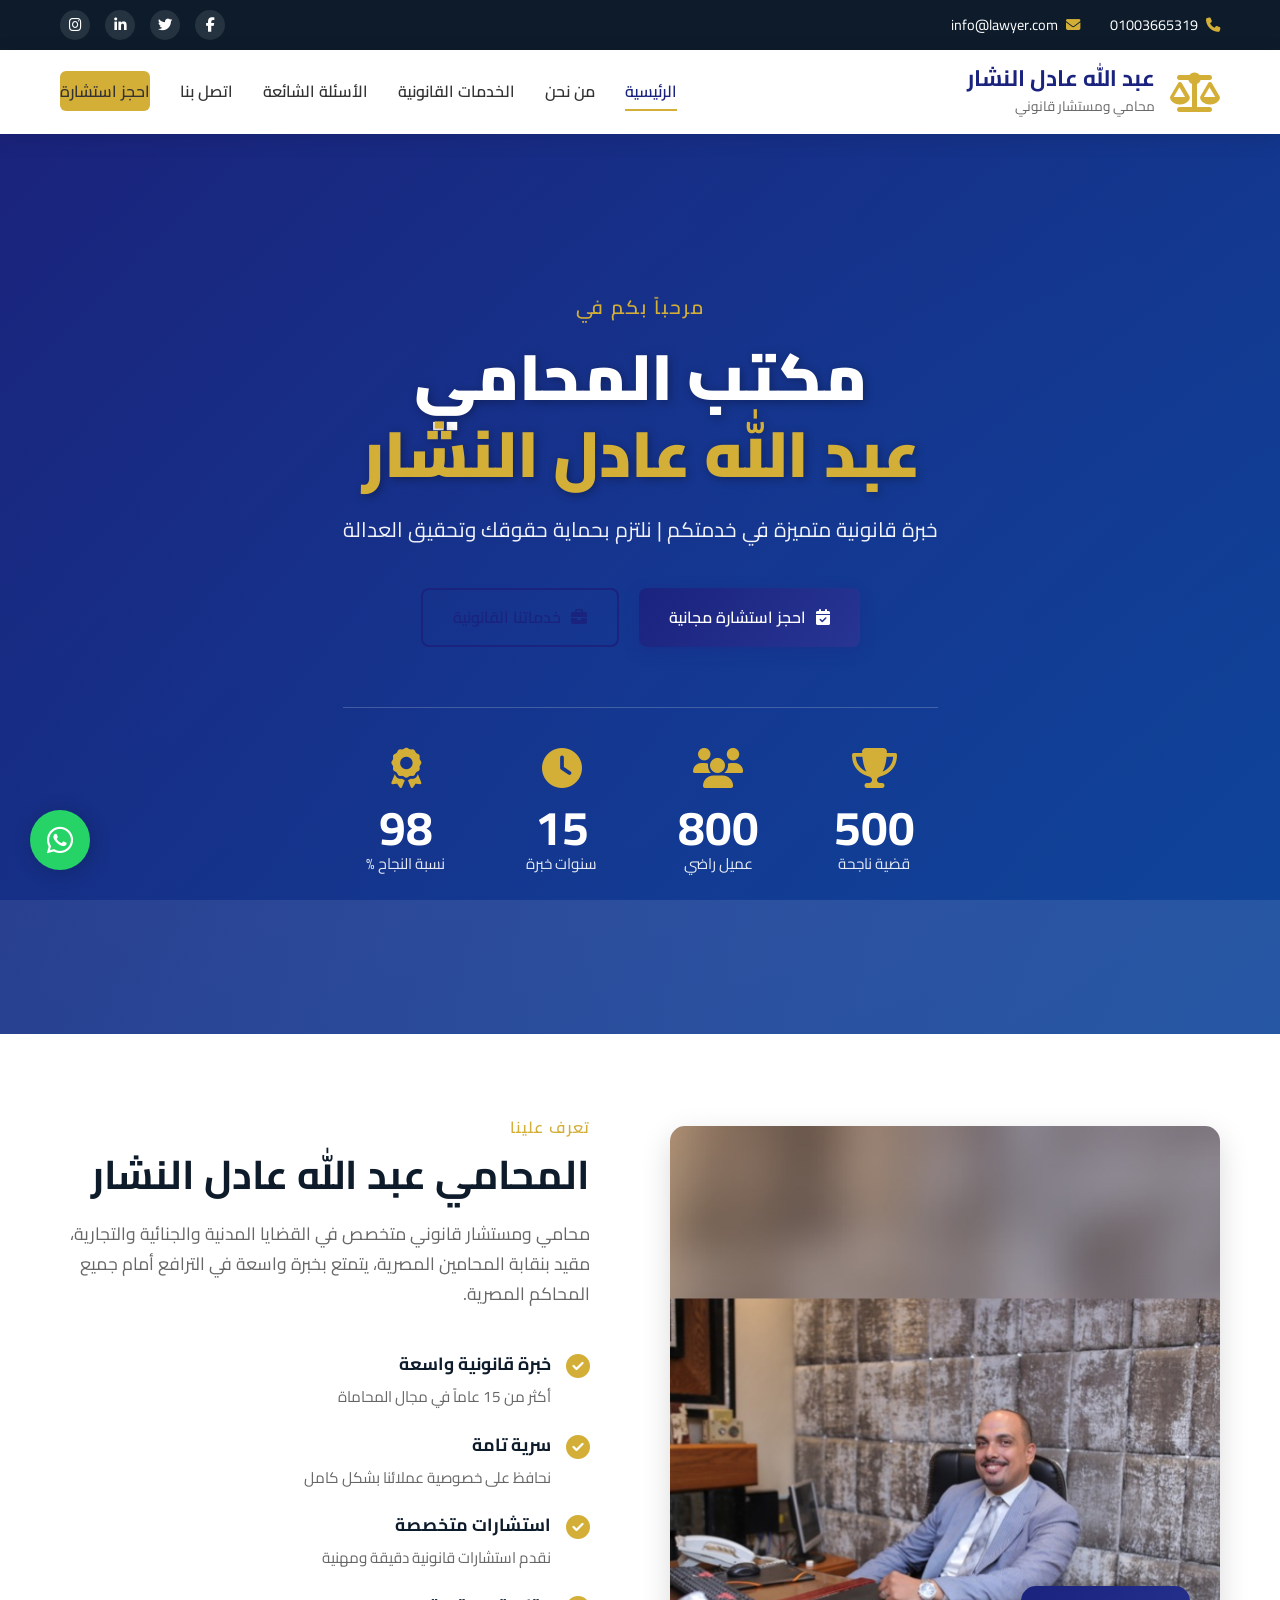
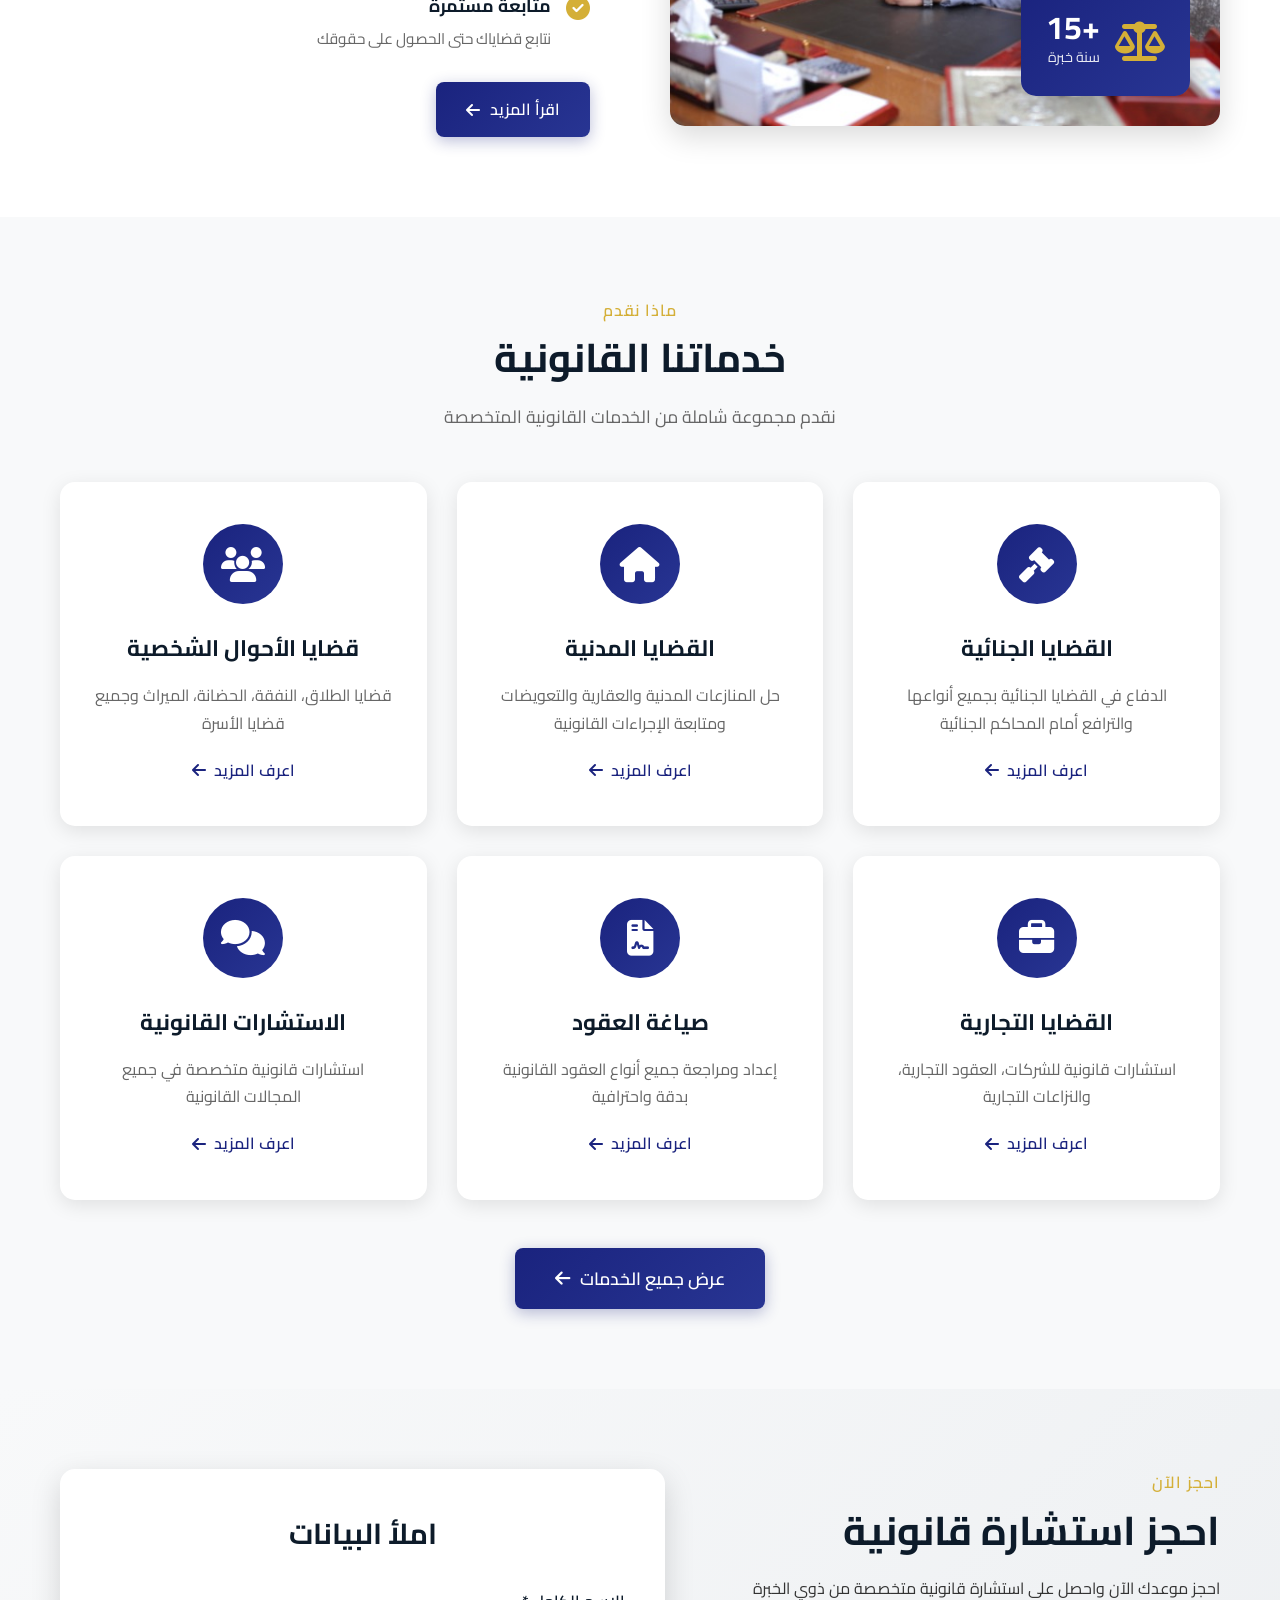
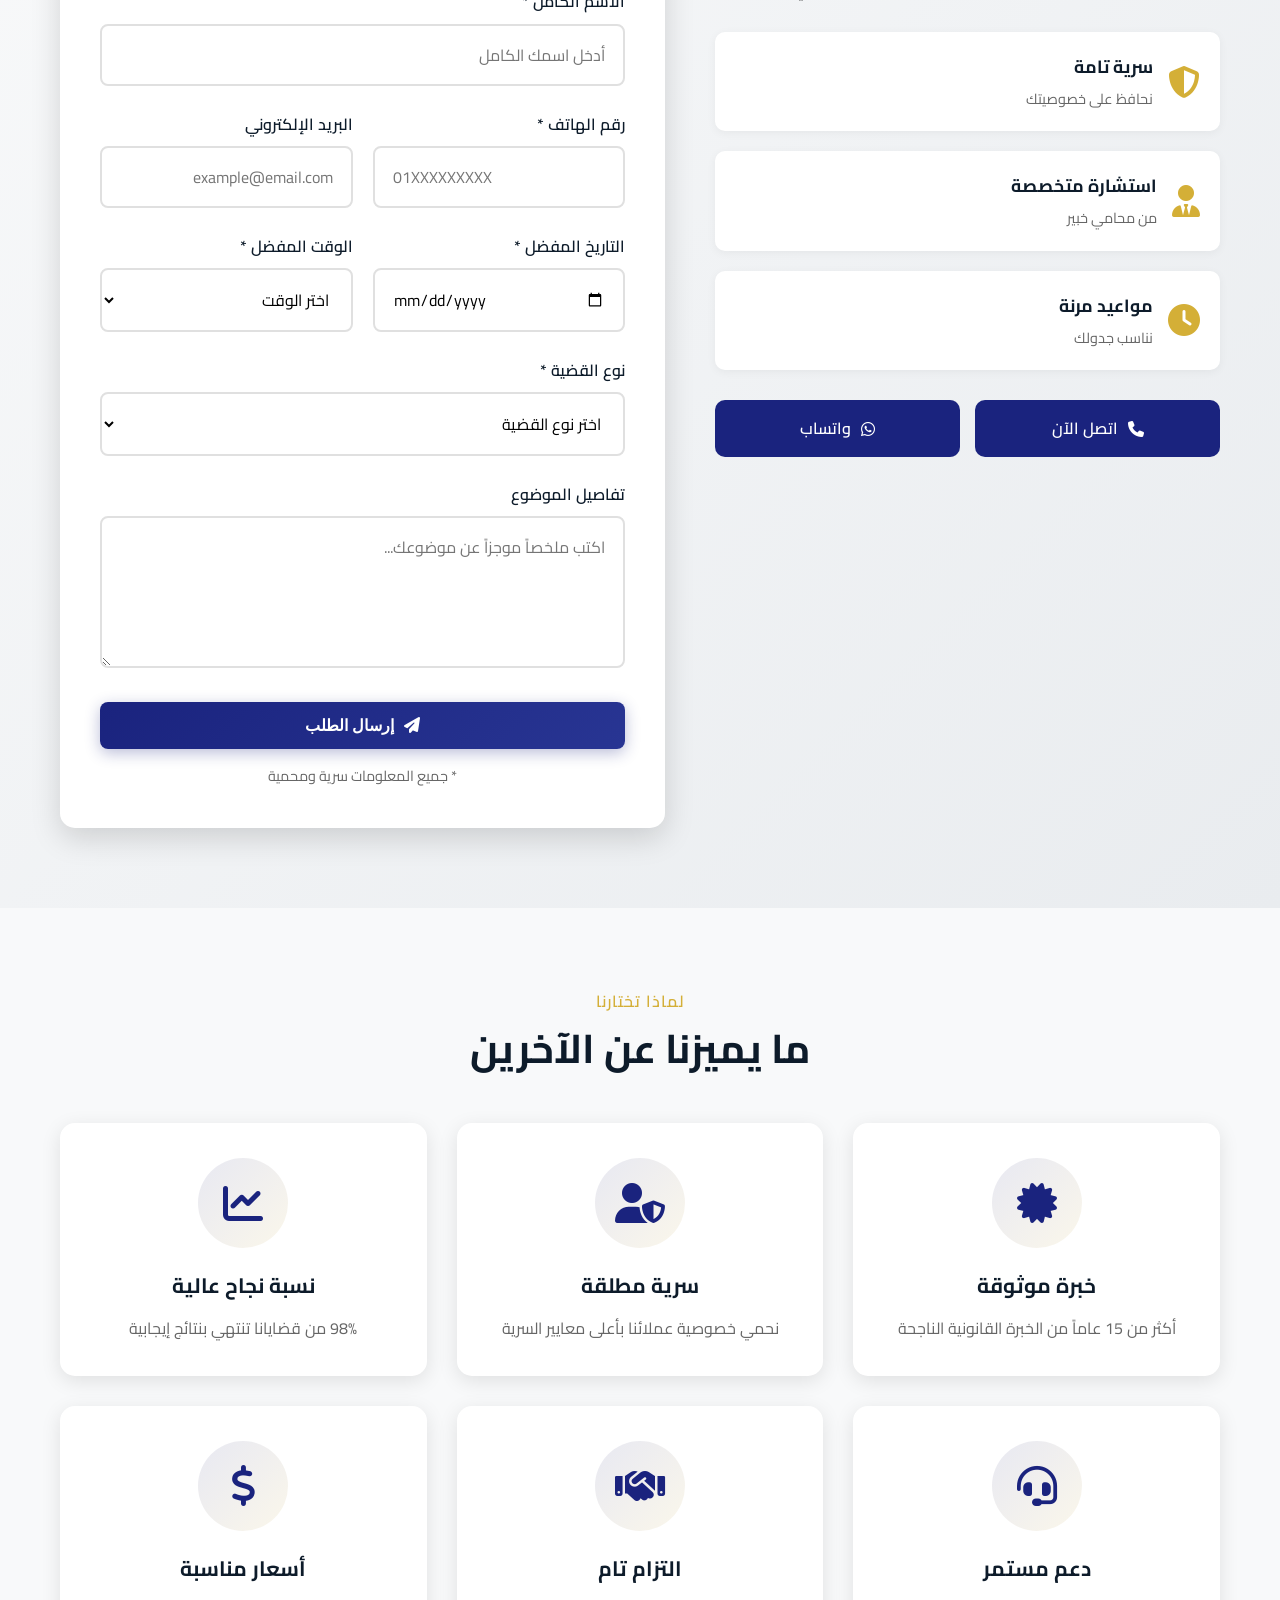
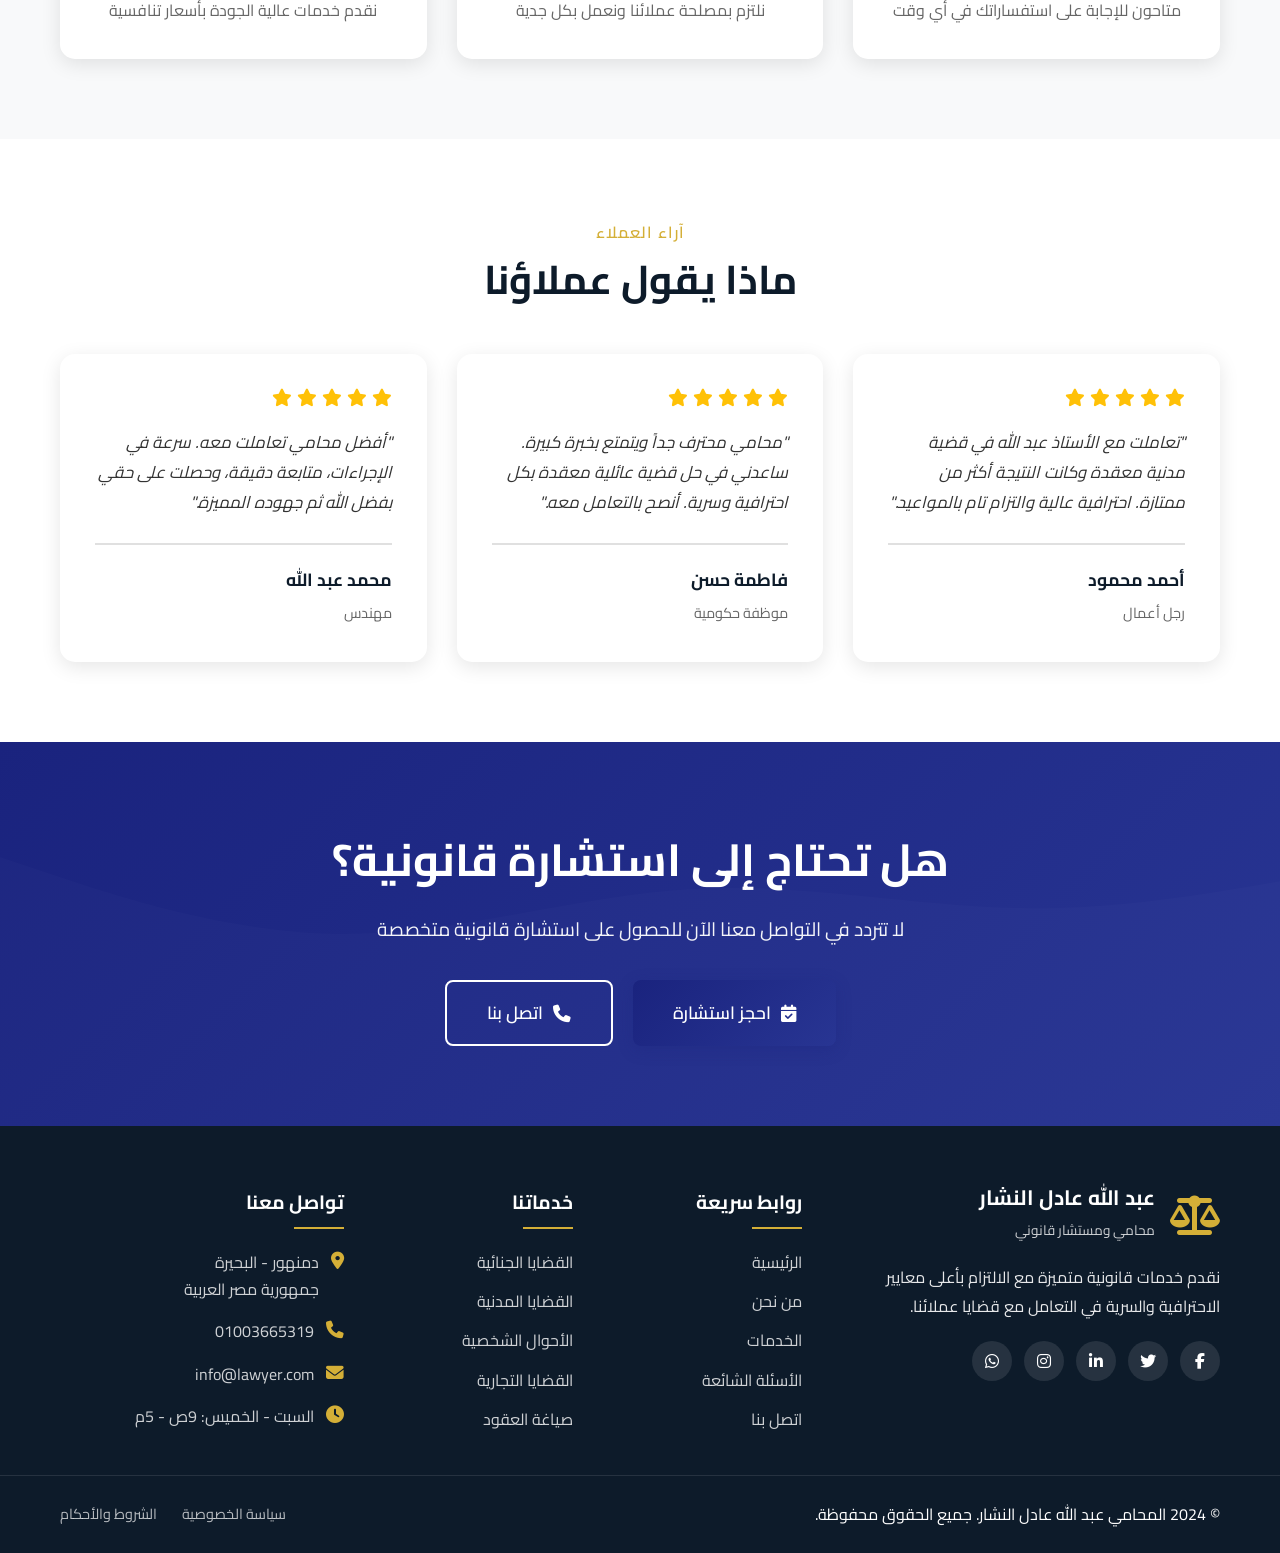
<file: index.html>
<!DOCTYPE html>
<html lang="ar" dir="rtl">
<head>
    <meta charset="UTF-8">
    <meta name="viewport" content="width=device-width, initial-scale=1.0">
    <meta name="description" content="مكتب المحامي عبد الله عادل النشار - استشارات قانونية متخصصة في دمنهور">
    <meta name="keywords" content="محامي, استشارات قانونية, دمنهور, البحيرة, قضايا جنائية, قضايا مدنية">
    <title>المحامي عبد الله عادل النشار | الصفحة الرئيسية</title>
    
    <!-- CSS -->
    <link rel="stylesheet" href="css/style.css">
    
    <!-- Font Awesome -->
    <link rel="stylesheet" href="https://cdnjs.cloudflare.com/ajax/libs/font-awesome/6.4.0/css/all.min.css">
    
    <!-- Google Fonts -->
    <link href="https://fonts.googleapis.com/css2?family=Cairo:wght@300;400;600;700;900&display=swap" rel="stylesheet">
    
    <!-- AOS Animation -->
    <link href="https://unpkg.com/aos@2.3.1/dist/aos.css" rel="stylesheet">
</head>
<body>
    <!-- WhatsApp Floating Button -->
    <a href="https://wa.me/201003665319" class="whatsapp-float" target="_blank" aria-label="تواصل عبر واتساب">
        <i class="fab fa-whatsapp"></i>
    </a>

    <!-- Top Bar -->
    <div class="top-bar">
        <div class="container">
            <div class="top-bar-content">
                <div class="contact-info">
                    <a href="tel:01003665319">
                        <i class="fas fa-phone"></i>
                        01003665319
                    </a>
                    <a href="mailto:info@lawyer.com">
                        <i class="fas fa-envelope"></i>
                        info@lawyer.com
                    </a>
                </div>
                <div class="social-links">
                    <a href="#" aria-label="فيسبوك"><i class="fab fa-facebook-f"></i></a>
                    <a href="#" aria-label="تويتر"><i class="fab fa-twitter"></i></a>
                    <a href="#" aria-label="لينكد إن"><i class="fab fa-linkedin-in"></i></a>
                    <a href="#" aria-label="إنستغرام"><i class="fab fa-instagram"></i></a>
                </div>
            </div>
        </div>
    </div>

    <!-- Navigation -->
    <nav class="navbar" id="navbar">
        <div class="container">
            <div class="nav-wrapper">
                <div class="logo">
                    <i class="fas fa-balance-scale"></i>
                    <div class="logo-text">
                        <h2>عبد الله عادل النشار</h2>
                        <span>محامي ومستشار قانوني</span>
                    </div>
                </div>
                
                <ul class="nav-menu" id="nav-menu">
                    <li><a href="index.html" class="active">الرئيسية</a></li>
                    <li><a href="about.html">من نحن</a></li>
                    <li><a href="services.html">الخدمات القانونية</a></li>
                    <li><a href="faq.html">الأسئلة الشائعة</a></li>
                    <li><a href="contact.html">اتصل بنا</a></li>
                    <li><a href="#booking" class="btn-nav">احجز استشارة</a></li>
                </ul>
                
                <button class="hamburger" id="hamburger" aria-label="القائمة">
                    <span></span>
                    <span></span>
                    <span></span>
                </button>
            </div>
        </div>
    </nav>

    <!-- Hero Section -->
    <section class="hero">
        <div class="hero-overlay"></div>
        <div class="container">
            <div class="hero-content" data-aos="fade-up">
                <span class="hero-subtitle">مرحباً بكم في</span>
                <h1 class="hero-title">مكتب المحامي<br><span>عبد الله عادل النشار</span></h1>
                <p class="hero-description">خبرة قانونية متميزة في خدمتكم | نلتزم بحماية حقوقك وتحقيق العدالة</p>
                <div class="hero-buttons">
                    <a href="#booking" class="btn btn-primary">
                        <i class="fas fa-calendar-check"></i>
                        احجز استشارة مجانية
                    </a>
                    <a href="services.html" class="btn btn-outline">
                        <i class="fas fa-briefcase"></i>
                        خدماتنا القانونية
                    </a>
                </div>
                
                <div class="hero-stats">
                    <div class="stat-item" data-aos="fade-up" data-aos-delay="100">
                        <i class="fas fa-trophy"></i>
                        <div class="stat-content">
                            <h3 class="counter" data-target="500">0</h3>
                            <p>قضية ناجحة</p>
                        </div>
                    </div>
                    <div class="stat-item" data-aos="fade-up" data-aos-delay="200">
                        <i class="fas fa-users"></i>
                        <div class="stat-content">
                            <h3 class="counter" data-target="800">0</h3>
                            <p>عميل راضي</p>
                        </div>
                    </div>
                    <div class="stat-item" data-aos="fade-up" data-aos-delay="300">
                        <i class="fas fa-clock"></i>
                        <div class="stat-content">
                            <h3 class="counter" data-target="15">0</h3>
                            <p>سنوات خبرة</p>
                        </div>
                    </div>
                    <div class="stat-item" data-aos="fade-up" data-aos-delay="400">
                        <i class="fas fa-award"></i>
                        <div class="stat-content">
                            <h3 class="counter" data-target="98">0</h3>
                            <p>نسبة النجاح %</p>
                        </div>
                    </div>
                </div>
            </div>
        </div>
    </section>

    <!-- About Preview -->
    <section class="about-preview section-padding">
        <div class="container">
            <div class="about-grid">
                <div class="about-image" data-aos="fade-left">
                    <div class="image-wrapper">
                        <img src="file.enc" alt="المحامي عبد الله النشار">
                        <div class="experience-badge">
                            <i class="fas fa-balance-scale"></i>
                            <div>
                                <strong>+15</strong>
                                <span>سنة خبرة</span>
                            </div>
                        </div>
                    </div>
                </div>
                
                <div class="about-content" data-aos="fade-right">
                    <span class="section-subtitle">تعرف علينا</span>
                    <h2 class="section-title">المحامي عبد الله عادل النشار</h2>
                    <p class="section-description">محامي ومستشار قانوني متخصص في القضايا المدنية والجنائية والتجارية، مقيد بنقابة المحامين المصرية، يتمتع بخبرة واسعة في الترافع أمام جميع المحاكم المصرية.</p>
                    
                    <div class="features-list">
                        <div class="feature-item">
                            <i class="fas fa-check-circle"></i>
                            <div>
                                <h4>خبرة قانونية واسعة</h4>
                                <p>أكثر من 15 عاماً في مجال المحاماة</p>
                            </div>
                        </div>
                        <div class="feature-item">
                            <i class="fas fa-check-circle"></i>
                            <div>
                                <h4>سرية تامة</h4>
                                <p>نحافظ على خصوصية عملائنا بشكل كامل</p>
                            </div>
                        </div>
                        <div class="feature-item">
                            <i class="fas fa-check-circle"></i>
                            <div>
                                <h4>استشارات متخصصة</h4>
                                <p>نقدم استشارات قانونية دقيقة ومهنية</p>
                            </div>
                        </div>
                        <div class="feature-item">
                            <i class="fas fa-check-circle"></i>
                            <div>
                                <h4>متابعة مستمرة</h4>
                                <p>نتابع قضاياك حتى الحصول على حقوقك</p>
                            </div>
                        </div>
                    </div>
                    
                    <a href="about.html" class="btn btn-primary">
                        اقرأ المزيد
                        <i class="fas fa-arrow-left"></i>
                    </a>
                </div>
            </div>
        </div>
    </section>

    <!-- Services Section -->
    <section class="services section-padding bg-light">
        <div class="container">
            <div class="section-header" data-aos="fade-up">
                <span class="section-subtitle">ماذا نقدم</span>
                <h2 class="section-title">خدماتنا القانونية</h2>
                <p class="section-description">نقدم مجموعة شاملة من الخدمات القانونية المتخصصة</p>
            </div>
            
            <div class="services-grid">
                <div class="service-card" data-aos="fade-up" data-aos-delay="100">
                    <div class="service-icon">
                        <i class="fas fa-gavel"></i>
                    </div>
                    <h3>القضايا الجنائية</h3>
                    <p>الدفاع في القضايا الجنائية بجميع أنواعها والترافع أمام المحاكم الجنائية</p>
                    <a href="services.html#criminal" class="service-link">
                        اعرف المزيد
                        <i class="fas fa-arrow-left"></i>
                    </a>
                </div>
                
                <div class="service-card" data-aos="fade-up" data-aos-delay="200">
                    <div class="service-icon">
                        <i class="fas fa-home"></i>
                    </div>
                    <h3>القضايا المدنية</h3>
                    <p>حل المنازعات المدنية والعقارية والتعويضات ومتابعة الإجراءات القانونية</p>
                    <a href="services.html#civil" class="service-link">
                        اعرف المزيد
                        <i class="fas fa-arrow-left"></i>
                    </a>
                </div>
                
                <div class="service-card" data-aos="fade-up" data-aos-delay="300">
                    <div class="service-icon">
                        <i class="fas fa-users"></i>
                    </div>
                    <h3>قضايا الأحوال الشخصية</h3>
                    <p>قضايا الطلاق، النفقة، الحضانة، الميراث وجميع قضايا الأسرة</p>
                    <a href="services.html#family" class="service-link">
                        اعرف المزيد
                        <i class="fas fa-arrow-left"></i>
                    </a>
                </div>
                
                <div class="service-card" data-aos="fade-up" data-aos-delay="400">
                    <div class="service-icon">
                        <i class="fas fa-briefcase"></i>
                    </div>
                    <h3>القضايا التجارية</h3>
                    <p>استشارات قانونية للشركات، العقود التجارية، والنزاعات التجارية</p>
                    <a href="services.html#commercial" class="service-link">
                        اعرف المزيد
                        <i class="fas fa-arrow-left"></i>
                    </a>
                </div>
                
                <div class="service-card" data-aos="fade-up" data-aos-delay="500">
                    <div class="service-icon">
                        <i class="fas fa-file-contract"></i>
                    </div>
                    <h3>صياغة العقود</h3>
                    <p>إعداد ومراجعة جميع أنواع العقود القانونية بدقة واحترافية</p>
                    <a href="services.html#contracts" class="service-link">
                        اعرف المزيد
                        <i class="fas fa-arrow-left"></i>
                    </a>
                </div>
                
                <div class="service-card" data-aos="fade-up" data-aos-delay="600">
                    <div class="service-icon">
                        <i class="fas fa-comments"></i>
                    </div>
                    <h3>الاستشارات القانونية</h3>
                    <p>استشارات قانونية متخصصة في جميع المجالات القانونية</p>
                    <a href="services.html#consultation" class="service-link">
                        اعرف المزيد
                        <i class="fas fa-arrow-left"></i>
                    </a>
                </div>
            </div>
            
            <div class="text-center mt-5" data-aos="fade-up">
                <a href="services.html" class="btn btn-primary btn-lg">
                    عرض جميع الخدمات
                    <i class="fas fa-arrow-left"></i>
                </a>
            </div>
        </div>
    </section>

    <!-- Booking Section -->
    <section class="booking section-padding" id="booking">
        <div class="container">
            <div class="booking-wrapper">
                <div class="booking-content" data-aos="fade-left">
                    <span class="section-subtitle">احجز الآن</span>
                    <h2 class="section-title">احجز استشارة قانونية</h2>
                    <p>احجز موعدك الآن واحصل على استشارة قانونية متخصصة من ذوي الخبرة</p>
                    
                    <div class="booking-features">
                        <div class="booking-feature">
                            <i class="fas fa-shield-alt"></i>
                            <div>
                                <h4>سرية تامة</h4>
                                <p>نحافظ على خصوصيتك</p>
                            </div>
                        </div>
                        <div class="booking-feature">
                            <i class="fas fa-user-tie"></i>
                            <div>
                                <h4>استشارة متخصصة</h4>
                                <p>من محامي خبير</p>
                            </div>
                        </div>
                        <div class="booking-feature">
                            <i class="fas fa-clock"></i>
                            <div>
                                <h4>مواعيد مرنة</h4>
                                <p>نناسب جدولك</p>
                            </div>
                        </div>
                    </div>
                    
                    <div class="contact-methods">
                        <a href="tel:01003665319" class="contact-method">
                            <i class="fas fa-phone"></i>
                            <span>اتصل الآن</span>
                        </a>
                        <a href="https://wa.me/201003665319" class="contact-method">
                            <i class="fab fa-whatsapp"></i>
                            <span>واتساب</span>
                        </a>
                    </div>
                </div>
                
                <div class="booking-form-wrapper" data-aos="fade-right">
                    <form class="booking-form" id="bookingForm">
                        <h3>املأ البيانات</h3>
                        
                        <div class="form-group">
                            <label>الاسم الكامل *</label>
                            <input type="text" name="name" required placeholder="أدخل اسمك الكامل">
                        </div>
                        
                        <div class="form-row">
                            <div class="form-group">
                                <label>رقم الهاتف *</label>
                                <input type="tel" name="phone" required placeholder="01XXXXXXXXX">
                            </div>
                            
                            <div class="form-group">
                                <label>البريد الإلكتروني</label>
                                <input type="email" name="email" placeholder="example@email.com">
                            </div>
                        </div>
                        
                        <div class="form-row">
                            <div class="form-group">
                                <label>التاريخ المفضل *</label>
                                <input type="date" name="date" required>
                            </div>
                            
                            <div class="form-group">
                                <label>الوقت المفضل *</label>
                                <select name="time" required>
                                    <option value="">اختر الوقت</option>
                                    <option value="09:00">09:00 صباحاً</option>
                                    <option value="10:00">10:00 صباحاً</option>
                                    <option value="11:00">11:00 صباحاً</option>
                                    <option value="12:00">12:00 ظهراً</option>
                                    <option value="13:00">01:00 ظهراً</option>
                                    <option value="14:00">02:00 ظهراً</option>
                                    <option value="15:00">03:00 عصراً</option>
                                    <option value="16:00">04:00 عصراً</option>
                                </select>
                            </div>
                        </div>
                        
                        <div class="form-group">
                            <label>نوع القضية *</label>
                            <select name="case-type" required>
                                <option value="">اختر نوع القضية</option>
                                <option value="criminal">قضايا جنائية</option>
                                <option value="civil">قضايا مدنية</option>
                                <option value="family">أحوال شخصية</option>
                                <option value="commercial">قضايا تجارية</option>
                                <option value="contracts">صياغة عقود</option>
                                <option value="consultation">استشارة عامة</option>
                                <option value="other">أخرى</option>
                            </select>
                        </div>
                        
                        <div class="form-group">
                            <label>تفاصيل الموضوع</label>
                            <textarea name="message" rows="4" placeholder="اكتب ملخصاً موجزاً عن موضوعك..."></textarea>
                        </div>
                        
                        <button type="submit" class="btn btn-primary btn-block">
                            <i class="fas fa-paper-plane"></i>
                            إرسال الطلب
                        </button>
                        
                        <p class="form-note">* جميع المعلومات سرية ومحمية</p>
                    </form>
                </div>
            </div>
        </div>
    </section>

    <!-- Why Choose Us -->
    <section class="why-choose section-padding bg-light">
        <div class="container">
            <div class="section-header" data-aos="fade-up">
                <span class="section-subtitle">لماذا تختارنا</span>
                <h2 class="section-title">ما يميزنا عن الآخرين</h2>
            </div>
            
            <div class="why-grid">
                <div class="why-card" data-aos="zoom-in" data-aos-delay="100">
                    <div class="why-icon">
                        <i class="fas fa-certificate"></i>
                    </div>
                    <h3>خبرة موثوقة</h3>
                    <p>أكثر من 15 عاماً من الخبرة القانونية الناجحة</p>
                </div>
                
                <div class="why-card" data-aos="zoom-in" data-aos-delay="200">
                    <div class="why-icon">
                        <i class="fas fa-user-shield"></i>
                    </div>
                    <h3>سرية مطلقة</h3>
                    <p>نحمي خصوصية عملائنا بأعلى معايير السرية</p>
                </div>
                
                <div class="why-card" data-aos="zoom-in" data-aos-delay="300">
                    <div class="why-icon">
                        <i class="fas fa-chart-line"></i>
                    </div>
                    <h3>نسبة نجاح عالية</h3>
                    <p>98% من قضايانا تنتهي بنتائج إيجابية</p>
                </div>
                
                <div class="why-card" data-aos="zoom-in" data-aos-delay="400">
                    <div class="why-icon">
                        <i class="fas fa-headset"></i>
                    </div>
                    <h3>دعم مستمر</h3>
                    <p>متاحون للإجابة على استفساراتك في أي وقت</p>
                </div>
                
                <div class="why-card" data-aos="zoom-in" data-aos-delay="500">
                    <div class="why-icon">
                        <i class="fas fa-handshake"></i>
                    </div>
                    <h3>التزام تام</h3>
                    <p>نلتزم بمصلحة عملائنا ونعمل بكل جدية</p>
                </div>
                
                <div class="why-card" data-aos="zoom-in" data-aos-delay="600">
                    <div class="why-icon">
                        <i class="fas fa-dollar-sign"></i>
                    </div>
                    <h3>أسعار مناسبة</h3>
                    <p>نقدم خدمات عالية الجودة بأسعار تنافسية</p>
                </div>
            </div>
        </div>
    </section>

    <!-- Testimonials -->
    <section class="testimonials section-padding">
        <div class="container">
            <div class="section-header" data-aos="fade-up">
                <span class="section-subtitle">آراء العملاء</span>
                <h2 class="section-title">ماذا يقول عملاؤنا</h2>
            </div>
            
            <div class="testimonials-slider">
                <div class="testimonial-card" data-aos="fade-up">
                    <div class="stars">
                        <i class="fas fa-star"></i>
                        <i class="fas fa-star"></i>
                        <i class="fas fa-star"></i>
                        <i class="fas fa-star"></i>
                        <i class="fas fa-star"></i>
                    </div>
                    <p class="testimonial-text">"تعاملت مع الأستاذ عبد الله في قضية مدنية معقدة وكانت النتيجة أكثر من ممتازة. احترافية عالية والتزام تام بالمواعيد."</p>
                    <div class="testimonial-author">
                        <div class="author-info">
                            <h4>أحمد محمود</h4>
                            <span>رجل أعمال</span>
                        </div>
                    </div>
                </div>
                
                <div class="testimonial-card" data-aos="fade-up" data-aos-delay="100">
                    <div class="stars">
                        <i class="fas fa-star"></i>
                        <i class="fas fa-star"></i>
                        <i class="fas fa-star"></i>
                        <i class="fas fa-star"></i>
                        <i class="fas fa-star"></i>
                    </div>
                    <p class="testimonial-text">"محامي محترف جداً ويتمتع بخبرة كبيرة. ساعدني في حل قضية عائلية معقدة بكل احترافية وسرية. أنصح بالتعامل معه."</p>
                    <div class="testimonial-author">
                        <div class="author-info">
                            <h4>فاطمة حسن</h4>
                            <span>موظفة حكومية</span>
                        </div>
                    </div>
                </div>
                
                <div class="testimonial-card" data-aos="fade-up" data-aos-delay="200">
                    <div class="stars">
                        <i class="fas fa-star"></i>
                        <i class="fas fa-star"></i>
                        <i class="fas fa-star"></i>
                        <i class="fas fa-star"></i>
                        <i class="fas fa-star"></i>
                    </div>
                    <p class="testimonial-text">"أفضل محامي تعاملت معه. سرعة في الإجراءات، متابعة دقيقة، وحصلت على حقي بفضل الله ثم جهوده المميزة."</p>
                    <div class="testimonial-author">
                        <div class="author-info">
                            <h4>محمد عبد الله</h4>
                            <span>مهندس</span>
                        </div>
                    </div>
                </div>
            </div>
        </div>
    </section>

    <!-- CTA Section -->
    <section class="cta-section">
        <div class="container">
            <div class="cta-content" data-aos="zoom-in">
                <h2>هل تحتاج إلى استشارة قانونية؟</h2>
                <p>لا تتردد في التواصل معنا الآن للحصول على استشارة قانونية متخصصة</p>
                <div class="cta-buttons">
                    <a href="#booking" class="btn btn-primary btn-lg">
                        <i class="fas fa-calendar-check"></i>
                        احجز استشارة
                    </a>
                    <a href="tel:01003665319" class="btn btn-outline-light btn-lg">
                        <i class="fas fa-phone"></i>
                        اتصل بنا
                    </a>
                </div>
            </div>
        </div>
    </section>

    <!-- Footer -->
    <footer class="footer">
        <div class="footer-main">
            <div class="container">
                <div class="footer-grid">
                    <div class="footer-col">
                        <div class="footer-logo">
                            <i class="fas fa-balance-scale"></i>
                            <div>
                                <h3>عبد الله عادل النشار</h3>
                                <span>محامي ومستشار قانوني</span>
                            </div>
                        </div>
                        <p>نقدم خدمات قانونية متميزة مع الالتزام بأعلى معايير الاحترافية والسرية في التعامل مع قضايا عملائنا.</p>
                        <div class="footer-social">
                            <a href="#"><i class="fab fa-facebook-f"></i></a>
                            <a href="#"><i class="fab fa-twitter"></i></a>
                            <a href="#"><i class="fab fa-linkedin-in"></i></a>
                            <a href="#"><i class="fab fa-instagram"></i></a>
                            <a href="https://wa.me/201003665319"><i class="fab fa-whatsapp"></i></a>
                        </div>
                    </div>
                    
                    <div class="footer-col">
                        <h4>روابط سريعة</h4>
                        <ul class="footer-links">
                            <li><a href="index.html">الرئيسية</a></li>
                            <li><a href="about.html">من نحن</a></li>
                            <li><a href="services.html">الخدمات</a></li>
                            <li><a href="faq.html">الأسئلة الشائعة</a></li>
                            <li><a href="contact.html">اتصل بنا</a></li>
                        </ul>
                    </div>
                    
                    <div class="footer-col">
                        <h4>خدماتنا</h4>
                        <ul class="footer-links">
                            <li><a href="services.html#criminal">القضايا الجنائية</a></li>
                            <li><a href="services.html#civil">القضايا المدنية</a></li>
                            <li><a href="services.html#family">الأحوال الشخصية</a></li>
                            <li><a href="services.html#commercial">القضايا التجارية</a></li>
                            <li><a href="services.html#contracts">صياغة العقود</a></li>
                        </ul>
                    </div>
                    
                    <div class="footer-col">
                        <h4>تواصل معنا</h4>
                        <ul class="footer-contact">
                            <li>
                                <i class="fas fa-map-marker-alt"></i>
                                <span>دمنهور - البحيرة<br>جمهورية مصر العربية</span>
                            </li>
                            <li>
                                <i class="fas fa-phone"></i>
                                <a href="tel:01003665319">01003665319</a>
                            </li>
                            <li>
                                <i class="fas fa-envelope"></i>
                                <a href="mailto:info@lawyer.com">info@lawyer.com</a>
                            </li>
                            <li>
                                <i class="fas fa-clock"></i>
                                <span>السبت - الخميس: 9ص - 5م</span>
                            </li>
                        </ul>
                    </div>
                </div>
            </div>
        </div>
        
        <div class="footer-bottom">
            <div class="container">
                <div class="footer-bottom-content">
                    <p>&copy; 2024 المحامي عبد الله عادل النشار. جميع الحقوق محفوظة.</p>
                    <div class="footer-bottom-links">
                        <a href="#">سياسة الخصوصية</a>
                        <a href="#">الشروط والأحكام</a>
                    </div>
                </div>
            </div>
        </div>
    </footer>

    <!-- Scripts -->
    <script src="https://unpkg.com/aos@2.3.1/dist/aos.js"></script>
    <script src="js/script.js"></script>
</body>
</html>
</file>
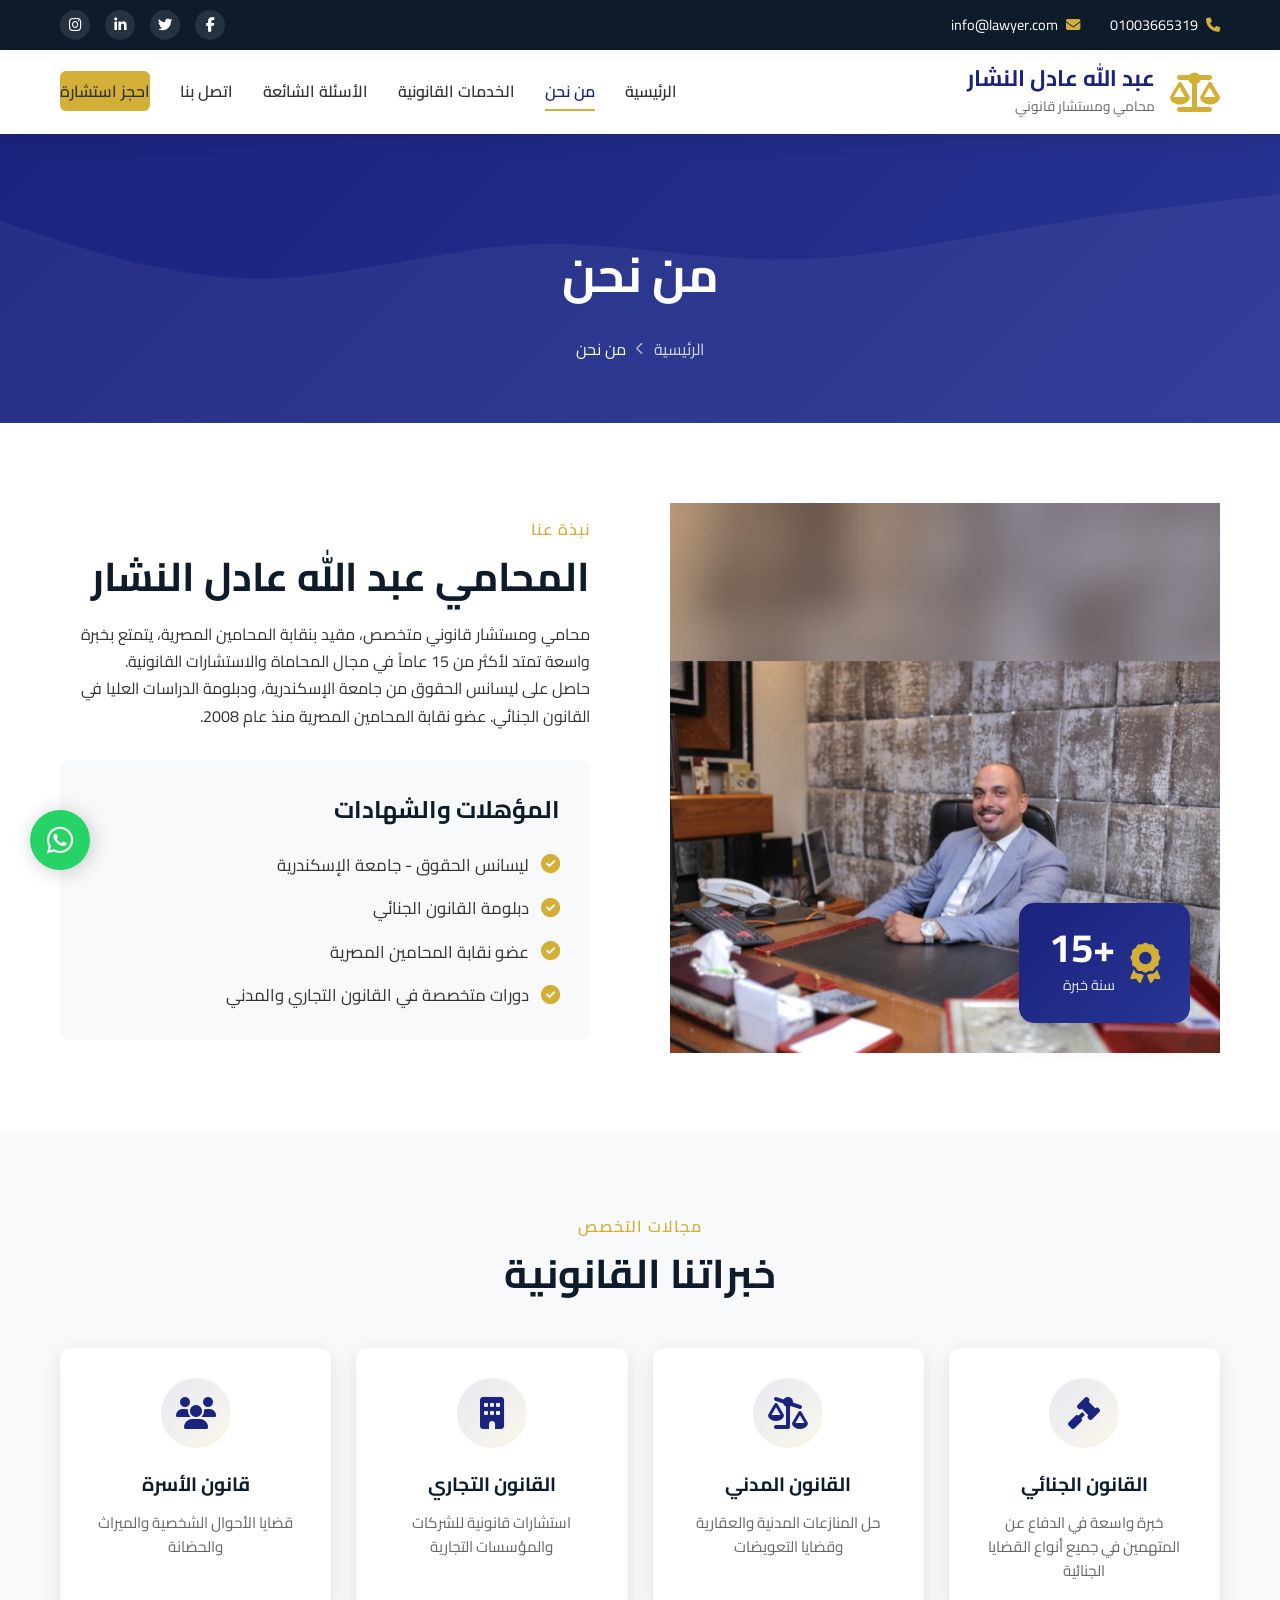
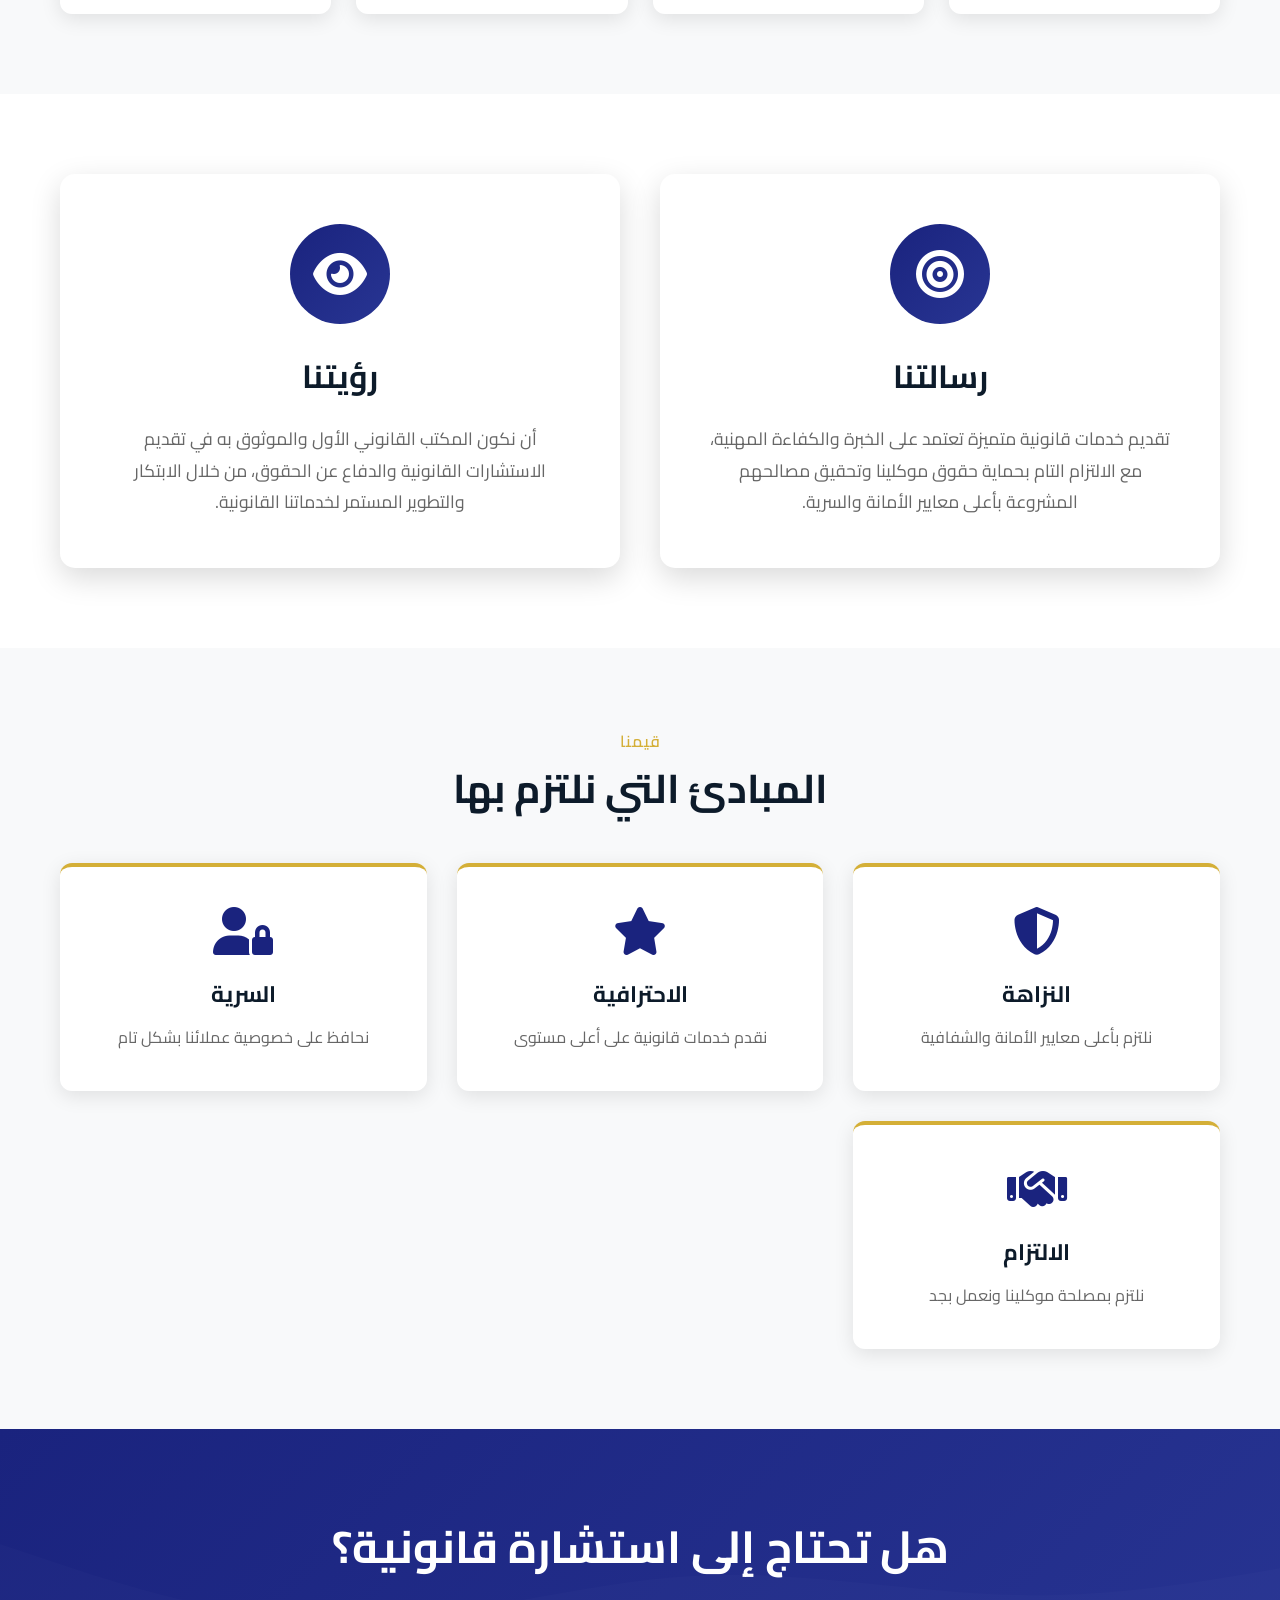
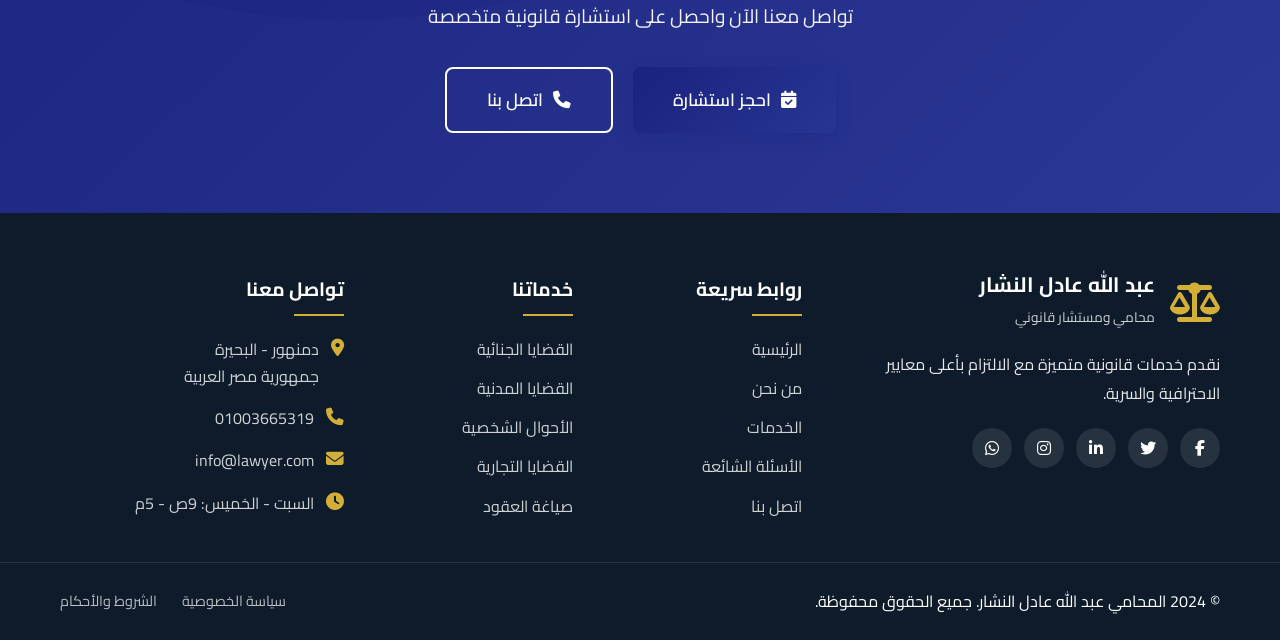
<file: about.html>
<!DOCTYPE html>
<html lang="ar" dir="rtl">
<head>
    <meta charset="UTF-8">
    <meta name="viewport" content="width=device-width, initial-scale=1.0">
    <title>من نحن - المحامي عبد الله عادل النشار</title>
    <link rel="stylesheet" href="css/style.css">
    <link rel="stylesheet" href="https://cdnjs.cloudflare.com/ajax/libs/font-awesome/6.4.0/css/all.min.css">
    <link href="https://fonts.googleapis.com/css2?family=Cairo:wght@300;400;600;700;900&display=swap" rel="stylesheet">
    <link href="https://unpkg.com/aos@2.3.1/dist/aos.css" rel="stylesheet">
</head>
<body>
    <!-- WhatsApp Button -->
    <a href="https://wa.me/201003665319" class="whatsapp-float" target="_blank">
        <i class="fab fa-whatsapp"></i>
    </a>

    <!-- Top Bar -->
    <div class="top-bar">
        <div class="container">
            <div class="top-bar-content">
                <div class="contact-info">
                    <a href="tel:01003665319">
                        <i class="fas fa-phone"></i>
                        01003665319
                    </a>
                    <a href="mailto:info@lawyer.com">
                        <i class="fas fa-envelope"></i>
                        info@lawyer.com
                    </a>
                </div>
                <div class="social-links">
                    <a href="#"><i class="fab fa-facebook-f"></i></a>
                    <a href="#"><i class="fab fa-twitter"></i></a>
                    <a href="#"><i class="fab fa-linkedin-in"></i></a>
                    <a href="#"><i class="fab fa-instagram"></i></a>
                </div>
            </div>
        </div>
    </div>

    <!-- Navigation -->
    <nav class="navbar" id="navbar">
        <div class="container">
            <div class="nav-wrapper">
                <div class="logo">
                    <i class="fas fa-balance-scale"></i>
                    <div class="logo-text">
                        <h2>عبد الله عادل النشار</h2>
                        <span>محامي ومستشار قانوني</span>
                    </div>
                </div>
                
                <ul class="nav-menu" id="nav-menu">
                    <li><a href="index.html">الرئيسية</a></li>
                    <li><a href="about.html" class="active">من نحن</a></li>
                    <li><a href="services.html">الخدمات القانونية</a></li>
                    <li><a href="faq.html">الأسئلة الشائعة</a></li>
                    <li><a href="contact.html">اتصل بنا</a></li>
                    <li><a href="index.html#booking" class="btn-nav">احجز استشارة</a></li>
                </ul>
                
                <button class="hamburger" id="hamburger">
                    <span></span>
                    <span></span>
                    <span></span>
                </button>
            </div>
        </div>
    </nav>

    <!-- Page Header -->
    <section class="page-header">
        <div class="container">
            <div class="page-header-content" data-aos="fade-up">
                <h1>من نحن</h1>
                <div class="breadcrumb">
                    <a href="index.html">الرئيسية</a>
                    <i class="fas fa-chevron-left"></i>
                    <span>من نحن</span>
                </div>
            </div>
        </div>
    </section>

    <!-- About Details -->
    <section class="about-details section-padding">
        <div class="container">
            <div class="about-grid">
                <div class="about-image" data-aos="fade-left">
                    <img src="file.enc" alt="المحامي عبد الله النشار">
                    <div class="experience-box">
                        <i class="fas fa-award"></i>
                        <div>
                            <h3>+15</h3>
                            <p>سنة خبرة</p>
                        </div>
                    </div>
                </div>
                
                <div class="about-content" data-aos="fade-right">
                    <span class="section-subtitle">نبذة عنا</span>
                    <h2 class="section-title">المحامي عبد الله عادل النشار</h2>
                    <p>محامي ومستشار قانوني متخصص، مقيد بنقابة المحامين المصرية، يتمتع بخبرة واسعة تمتد لأكثر من 15 عاماً في مجال المحاماة والاستشارات القانونية.</p>
                    
                    <p>حاصل على ليسانس الحقوق من جامعة الإسكندرية، ودبلومة الدراسات العليا في القانون الجنائي. عضو نقابة المحامين المصرية منذ عام 2008.</p>
                    
                    <div class="qualifications">
                        <h3>المؤهلات والشهادات</h3>
                        <ul>
                            <li><i class="fas fa-check-circle"></i> ليسانس الحقوق - جامعة الإسكندرية</li>
                            <li><i class="fas fa-check-circle"></i> دبلومة القانون الجنائي</li>
                            <li><i class="fas fa-check-circle"></i> عضو نقابة المحامين المصرية</li>
                            <li><i class="fas fa-check-circle"></i> دورات متخصصة في القانون التجاري والمدني</li>
                        </ul>
                    </div>
                </div>
            </div>
        </div>
    </section>

    <!-- Expertise Areas -->
    <section class="expertise section-padding bg-light">
        <div class="container">
            <div class="section-header" data-aos="fade-up">
                <span class="section-subtitle">مجالات التخصص</span>
                <h2 class="section-title">خبراتنا القانونية</h2>
            </div>
            
            <div class="expertise-grid">
                <div class="expertise-card" data-aos="fade-up" data-aos-delay="100">
                    <div class="expertise-icon">
                        <i class="fas fa-gavel"></i>
                    </div>
                    <h3>القانون الجنائي</h3>
                    <p>خبرة واسعة في الدفاع عن المتهمين في جميع أنواع القضايا الجنائية</p>
                </div>
                
                <div class="expertise-card" data-aos="fade-up" data-aos-delay="200">
                    <div class="expertise-icon">
                        <i class="fas fa-balance-scale-right"></i>
                    </div>
                    <h3>القانون المدني</h3>
                    <p>حل المنازعات المدنية والعقارية وقضايا التعويضات</p>
                </div>
                
                <div class="expertise-card" data-aos="fade-up" data-aos-delay="300">
                    <div class="expertise-icon">
                        <i class="fas fa-building"></i>
                    </div>
                    <h3>القانون التجاري</h3>
                    <p>استشارات قانونية للشركات والمؤسسات التجارية</p>
                </div>
                
                <div class="expertise-card" data-aos="fade-up" data-aos-delay="400">
                    <div class="expertise-icon">
                        <i class="fas fa-users"></i>
                    </div>
                    <h3>قانون الأسرة</h3>
                    <p>قضايا الأحوال الشخصية والميراث والحضانة</p>
                </div>
            </div>
        </div>
    </section>

    <!-- Mission & Vision -->
    <section class="mission-vision section-padding">
        <div class="container">
            <div class="mv-grid">
                <div class="mv-card" data-aos="fade-right">
                    <div class="mv-icon">
                        <i class="fas fa-bullseye"></i>
                    </div>
                    <h3>رسالتنا</h3>
                    <p>تقديم خدمات قانونية متميزة تعتمد على الخبرة والكفاءة المهنية، مع الالتزام التام بحماية حقوق موكلينا وتحقيق مصالحهم المشروعة بأعلى معايير الأمانة والسرية.</p>
                </div>
                
                <div class="mv-card" data-aos="fade-left">
                    <div class="mv-icon">
                        <i class="fas fa-eye"></i>
                    </div>
                    <h3>رؤيتنا</h3>
                    <p>أن نكون المكتب القانوني الأول والموثوق به في تقديم الاستشارات القانونية والدفاع عن الحقوق، من خلال الابتكار والتطوير المستمر لخدماتنا القانونية.</p>
                </div>
            </div>
        </div>
    </section>

    <!-- Values -->
    <section class="values section-padding bg-light">
        <div class="container">
            <div class="section-header" data-aos="fade-up">
                <span class="section-subtitle">قيمنا</span>
                <h2 class="section-title">المبادئ التي نلتزم بها</h2>
            </div>
            
            <div class="values-grid">
                <div class="value-card" data-aos="zoom-in" data-aos-delay="100">
                    <i class="fas fa-shield-alt"></i>
                    <h3>النزاهة</h3>
                    <p>نلتزم بأعلى معايير الأمانة والشفافية</p>
                </div>
                
                <div class="value-card" data-aos="zoom-in" data-aos-delay="200">
                    <i class="fas fa-star"></i>
                    <h3>الاحترافية</h3>
                    <p>نقدم خدمات قانونية على أعلى مستوى</p>
                </div>
                
                <div class="value-card" data-aos="zoom-in" data-aos-delay="300">
                    <i class="fas fa-user-lock"></i>
                    <h3>السرية</h3>
                    <p>نحافظ على خصوصية عملائنا بشكل تام</p>
                </div>
                
                <div class="value-card" data-aos="zoom-in" data-aos-delay="400">
                    <i class="fas fa-handshake"></i>
                    <h3>الالتزام</h3>
                    <p>نلتزم بمصلحة موكلينا ونعمل بجد</p>
                </div>
            </div>
        </div>
    </section>

    <!-- CTA -->
    <section class="cta-section">
        <div class="container">
            <div class="cta-content" data-aos="zoom-in">
                <h2>هل تحتاج إلى استشارة قانونية؟</h2>
                <p>تواصل معنا الآن واحصل على استشارة قانونية متخصصة</p>
                <div class="cta-buttons">
                    <a href="contact.html" class="btn btn-primary btn-lg">
                        <i class="fas fa-calendar-check"></i>
                        احجز استشارة
                    </a>
                    <a href="tel:01003665319" class="btn btn-outline-light btn-lg">
                        <i class="fas fa-phone"></i>
                        اتصل بنا
                    </a>
                </div>
            </div>
        </div>
    </section>

    <!-- Footer -->
    <footer class="footer">
        <div class="footer-main">
            <div class="container">
                <div class="footer-grid">
                    <div class="footer-col">
                        <div class="footer-logo">
                            <i class="fas fa-balance-scale"></i>
                            <div>
                                <h3>عبد الله عادل النشار</h3>
                                <span>محامي ومستشار قانوني</span>
                            </div>
                        </div>
                        <p>نقدم خدمات قانونية متميزة مع الالتزام بأعلى معايير الاحترافية والسرية.</p>
                        <div class="footer-social">
                            <a href="#"><i class="fab fa-facebook-f"></i></a>
                            <a href="#"><i class="fab fa-twitter"></i></a>
                            <a href="#"><i class="fab fa-linkedin-in"></i></a>
                            <a href="#"><i class="fab fa-instagram"></i></a>
                            <a href="https://wa.me/201003665319"><i class="fab fa-whatsapp"></i></a>
                        </div>
                    </div>
                    
                    <div class="footer-col">
                        <h4>روابط سريعة</h4>
                        <ul class="footer-links">
                            <li><a href="index.html">الرئيسية</a></li>
                            <li><a href="about.html">من نحن</a></li>
                            <li><a href="services.html">الخدمات</a></li>
                            <li><a href="faq.html">الأسئلة الشائعة</a></li>
                            <li><a href="contact.html">اتصل بنا</a></li>
                        </ul>
                    </div>
                    
                    <div class="footer-col">
                        <h4>خدماتنا</h4>
                        <ul class="footer-links">
                            <li><a href="services.html#criminal">القضايا الجنائية</a></li>
                            <li><a href="services.html#civil">القضايا المدنية</a></li>
                            <li><a href="services.html#family">الأحوال الشخصية</a></li>
                            <li><a href="services.html#commercial">القضايا التجارية</a></li>
                            <li><a href="services.html#contracts">صياغة العقود</a></li>
                        </ul>
                    </div>
                    
                    <div class="footer-col">
                        <h4>تواصل معنا</h4>
                        <ul class="footer-contact">
                            <li>
                                <i class="fas fa-map-marker-alt"></i>
                                <span>دمنهور - البحيرة<br>جمهورية مصر العربية</span>
                            </li>
                            <li>
                                <i class="fas fa-phone"></i>
                                <a href="tel:01003665319">01003665319</a>
                            </li>
                            <li>
                                <i class="fas fa-envelope"></i>
                                <a href="mailto:info@lawyer.com">info@lawyer.com</a>
                            </li>
                            <li>
                                <i class="fas fa-clock"></i>
                                <span>السبت - الخميس: 9ص - 5م</span>
                            </li>
                        </ul>
                    </div>
                </div>
            </div>
        </div>
        
        <div class="footer-bottom">
            <div class="container">
                <div class="footer-bottom-content">
                    <p>&copy; 2024 المحامي عبد الله عادل النشار. جميع الحقوق محفوظة.</p>
                    <div class="footer-bottom-links">
                        <a href="#">سياسة الخصوصية</a>
                        <a href="#">الشروط والأحكام</a>
                    </div>
                </div>
            </div>
        </div>
    </footer>

    <script src="https://unpkg.com/aos@2.3.1/dist/aos.js"></script>
    <script src="js/script.js"></script>
</body>
</html>
</file>
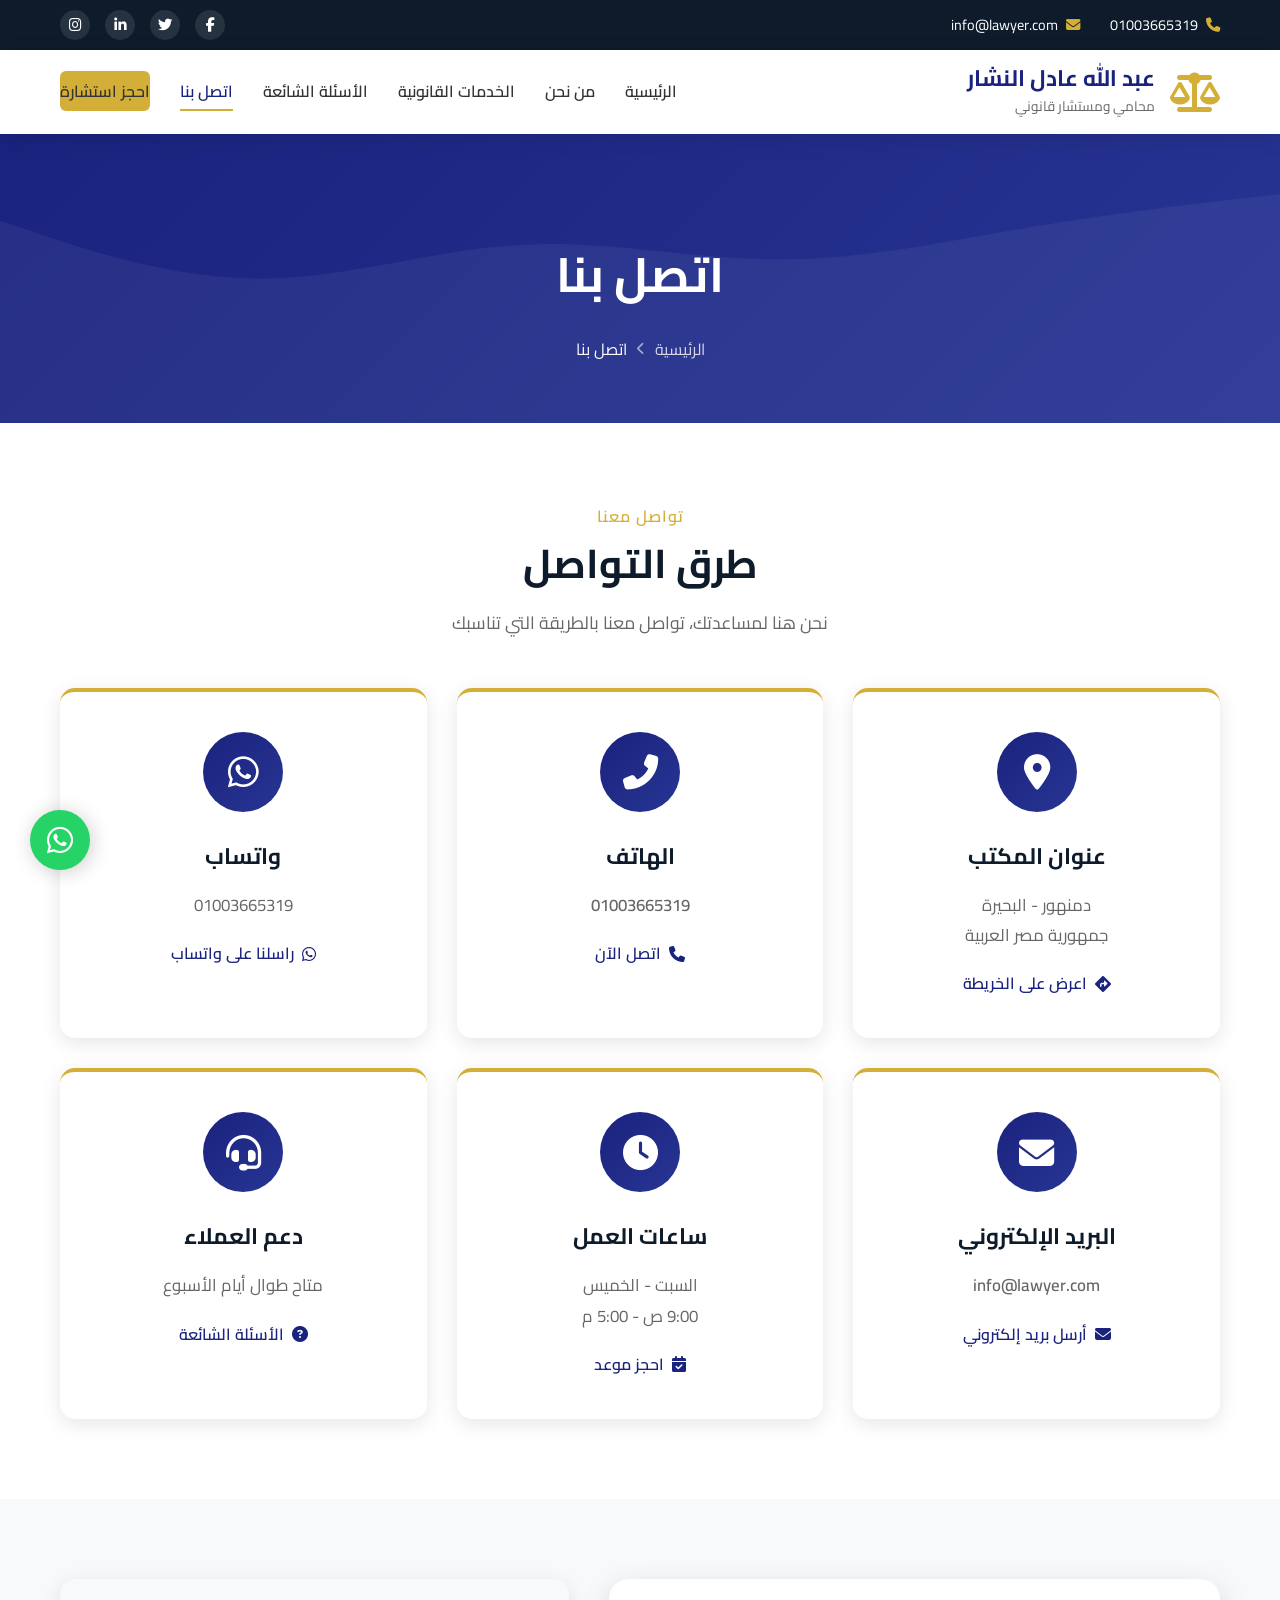
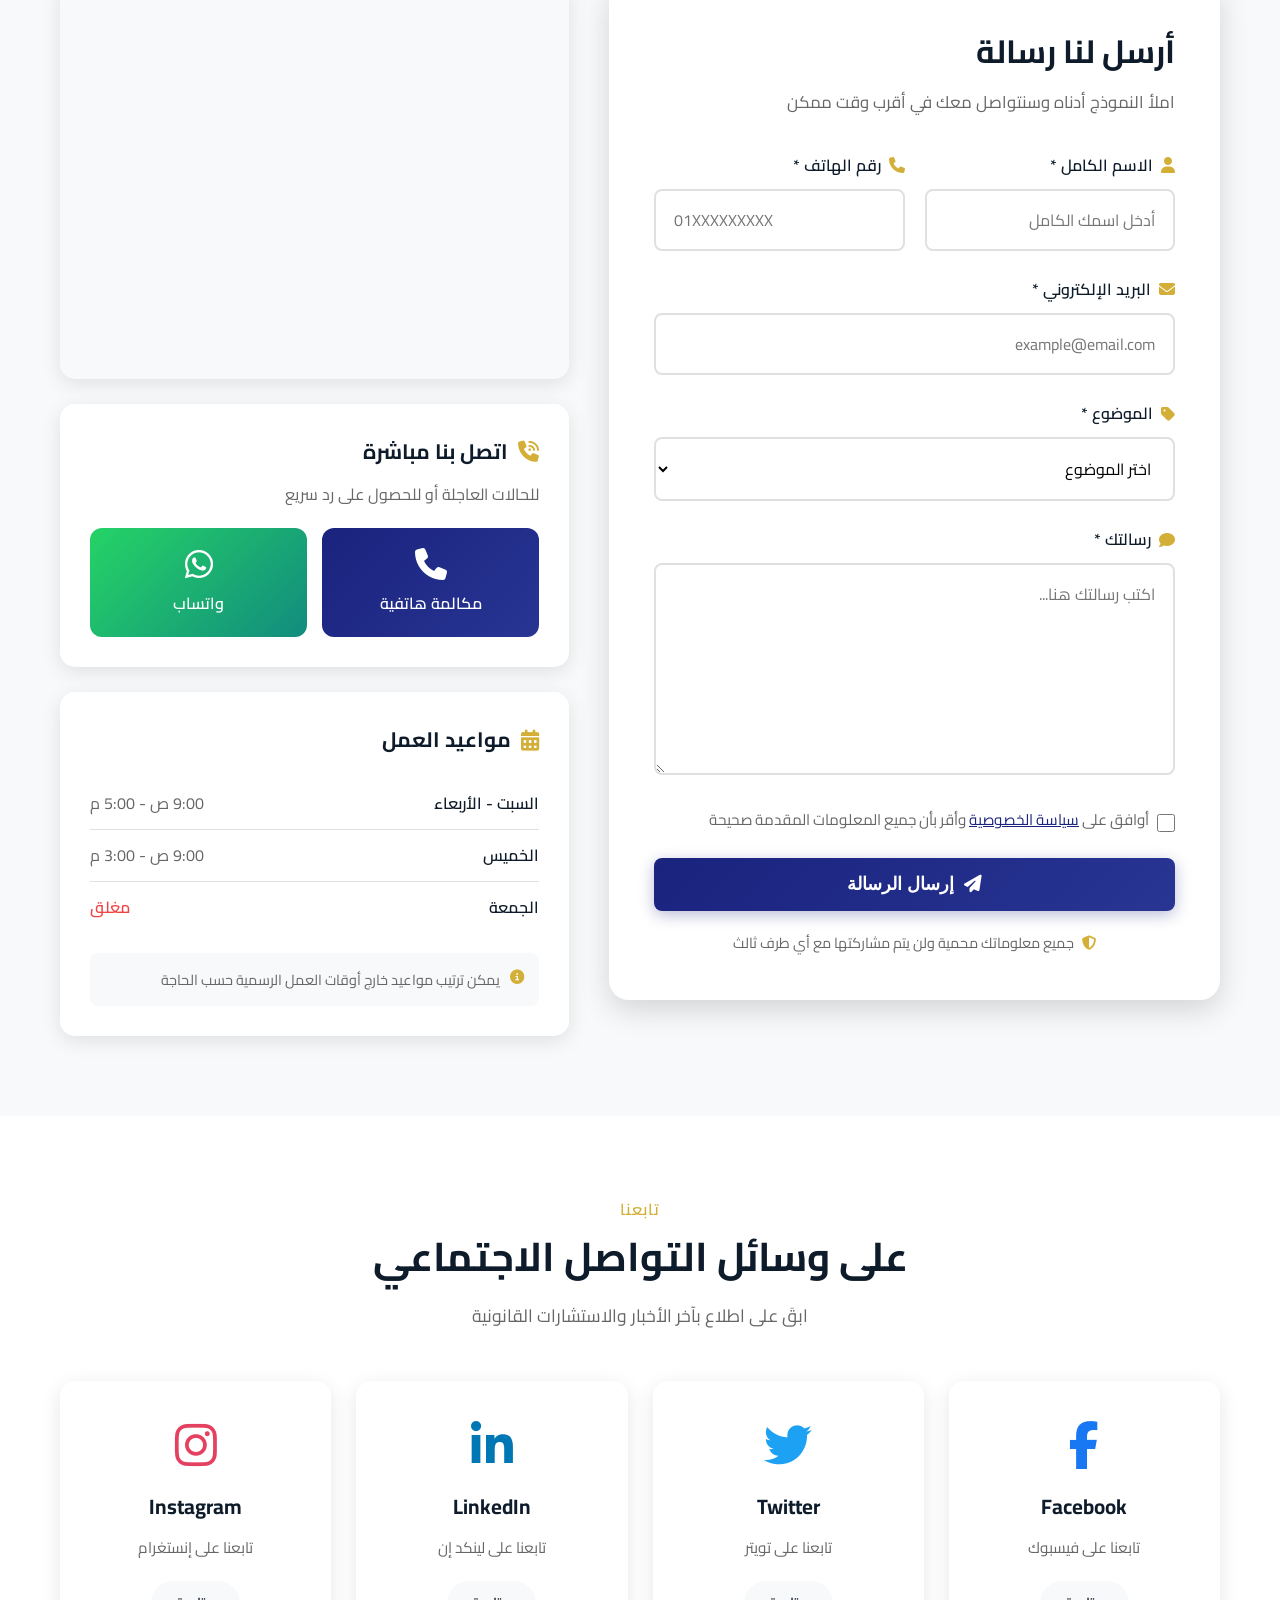
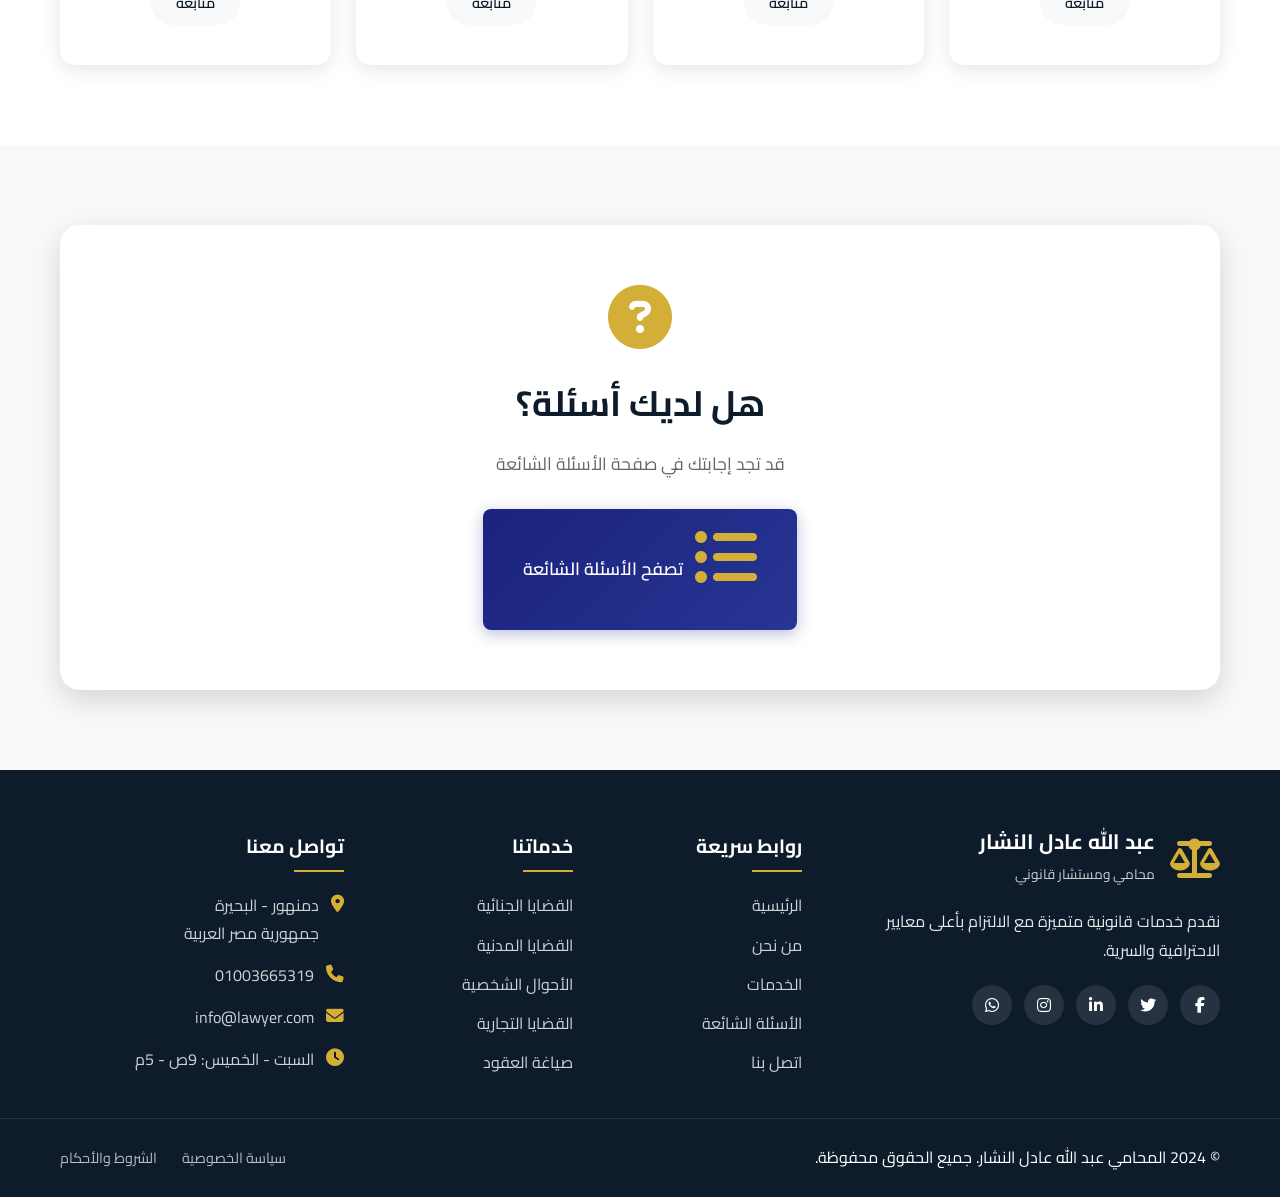
<file: contact.html>
<!DOCTYPE html>
<html lang="ar" dir="rtl">
<head>
    <meta charset="UTF-8">
    <meta name="viewport" content="width=device-width, initial-scale=1.0">
    <title>اتصل بنا - المحامي عبد الله عادل النشار</title>
    <link rel="stylesheet" href="css/style.css">
    <link rel="stylesheet" href="https://cdnjs.cloudflare.com/ajax/libs/font-awesome/6.4.0/css/all.min.css">
    <link href="https://fonts.googleapis.com/css2?family=Cairo:wght@300;400;600;700;900&display=swap" rel="stylesheet">
    <link href="https://unpkg.com/aos@2.3.1/dist/aos.css" rel="stylesheet">
</head>
<body>
    <!-- WhatsApp Button -->
    <a href="https://wa.me/201003665319" class="whatsapp-float" target="_blank">
        <i class="fab fa-whatsapp"></i>
    </a>

    <!-- Top Bar -->
    <div class="top-bar">
        <div class="container">
            <div class="top-bar-content">
                <div class="contact-info">
                    <a href="tel:01003665319">
                        <i class="fas fa-phone"></i>
                        01003665319
                    </a>
                    <a href="mailto:info@lawyer.com">
                        <i class="fas fa-envelope"></i>
                        info@lawyer.com
                    </a>
                </div>
                <div class="social-links">
                    <a href="#"><i class="fab fa-facebook-f"></i></a>
                    <a href="#"><i class="fab fa-twitter"></i></a>
                    <a href="#"><i class="fab fa-linkedin-in"></i></a>
                    <a href="#"><i class="fab fa-instagram"></i></a>
                </div>
            </div>
        </div>
    </div>

    <!-- Navigation -->
    <nav class="navbar" id="navbar">
        <div class="container">
            <div class="nav-wrapper">
                <div class="logo">
                    <i class="fas fa-balance-scale"></i>
                    <div class="logo-text">
                        <h2>عبد الله عادل النشار</h2>
                        <span>محامي ومستشار قانوني</span>
                    </div>
                </div>
                
                <ul class="nav-menu" id="nav-menu">
                    <li><a href="index.html">الرئيسية</a></li>
                    <li><a href="about.html">من نحن</a></li>
                    <li><a href="services.html">الخدمات القانونية</a></li>
                    <li><a href="faq.html">الأسئلة الشائعة</a></li>
                    <li><a href="contact.html" class="active">اتصل بنا</a></li>
                    <li><a href="#booking" class="btn-nav">احجز استشارة</a></li>
                </ul>
                
                <button class="hamburger" id="hamburger">
                    <span></span>
                    <span></span>
                    <span></span>
                </button>
            </div>
        </div>
    </nav>

    <!-- Page Header -->
    <section class="page-header">
        <div class="container">
            <div class="page-header-content" data-aos="fade-up">
                <h1>اتصل بنا</h1>
                <div class="breadcrumb">
                    <a href="index.html">الرئيسية</a>
                    <i class="fas fa-chevron-left"></i>
                    <span>اتصل بنا</span>
                </div>
            </div>
        </div>
    </section>

    <!-- Contact Info Cards -->
    <section class="contact-info-section section-padding">
        <div class="container">
            <div class="section-header" data-aos="fade-up">
                <span class="section-subtitle">تواصل معنا</span>
                <h2 class="section-title">طرق التواصل</h2>
                <p class="section-description">نحن هنا لمساعدتك، تواصل معنا بالطريقة التي تناسبك</p>
            </div>

            <div class="contact-info-grid">
                <div class="contact-info-card" data-aos="fade-up" data-aos-delay="100">
                    <div class="contact-info-icon">
                        <i class="fas fa-map-marker-alt"></i>
                    </div>
                    <h3>عنوان المكتب</h3>
                    <p>دمنهور - البحيرة<br>جمهورية مصر العربية</p>
                    <a href="https://maps.google.com" target="_blank" class="contact-link">
                        <i class="fas fa-directions"></i>
                        اعرض على الخريطة
                    </a>
                </div>

                <div class="contact-info-card" data-aos="fade-up" data-aos-delay="200">
                    <div class="contact-info-icon">
                        <i class="fas fa-phone-alt"></i>
                    </div>
                    <h3>الهاتف</h3>
                    <p><a href="tel:01003665319">01003665319</a></p>
                    <a href="tel:01003665319" class="contact-link">
                        <i class="fas fa-phone"></i>
                        اتصل الآن
                    </a>
                </div>

                <div class="contact-info-card" data-aos="fade-up" data-aos-delay="300">
                    <div class="contact-info-icon">
                        <i class="fab fa-whatsapp"></i>
                    </div>
                    <h3>واتساب</h3>
                    <p>01003665319</p>
                    <a href="https://wa.me/201003665319" target="_blank" class="contact-link">
                        <i class="fab fa-whatsapp"></i>
                        راسلنا على واتساب
                    </a>
                </div>

                <div class="contact-info-card" data-aos="fade-up" data-aos-delay="400">
                    <div class="contact-info-icon">
                        <i class="fas fa-envelope"></i>
                    </div>
                    <h3>البريد الإلكتروني</h3>
                    <p><a href="mailto:info@lawyer.com">info@lawyer.com</a></p>
                    <a href="mailto:info@lawyer.com" class="contact-link">
                        <i class="fas fa-envelope"></i>
                        أرسل بريد إلكتروني
                    </a>
                </div>

                <div class="contact-info-card" data-aos="fade-up" data-aos-delay="500">
                    <div class="contact-info-icon">
                        <i class="fas fa-clock"></i>
                    </div>
                    <h3>ساعات العمل</h3>
                    <p>السبت - الخميس<br>9:00 ص - 5:00 م</p>
                    <a href="#booking" class="contact-link">
                        <i class="fas fa-calendar-check"></i>
                        احجز موعد
                    </a>
                </div>

                <div class="contact-info-card" data-aos="fade-up" data-aos-delay="600">
                    <div class="contact-info-icon">
                        <i class="fas fa-headset"></i>
                    </div>
                    <h3>دعم العملاء</h3>
                    <p>متاح طوال أيام الأسبوع</p>
                    <a href="faq.html" class="contact-link">
                        <i class="fas fa-question-circle"></i>
                        الأسئلة الشائعة
                    </a>
                </div>
            </div>
        </div>
    </section>

    <!-- Contact Form & Map -->
    <section class="contact-section section-padding bg-light" id="booking">
        <div class="container">
            <div class="contact-wrapper">
                <!-- Contact Form -->
                <div class="contact-form-container" data-aos="fade-right">
                    <div class="contact-form-header">
                        <h2>أرسل لنا رسالة</h2>
                        <p>املأ النموذج أدناه وسنتواصل معك في أقرب وقت ممكن</p>
                    </div>

                    <form class="contact-form" id="contactForm">
                        <div class="form-row">
                            <div class="form-group">
                                <label for="name">
                                    <i class="fas fa-user"></i>
                                    الاسم الكامل *
                                </label>
                                <input type="text" id="name" name="name" required placeholder="أدخل اسمك الكامل">
                            </div>

                            <div class="form-group">
                                <label for="phone">
                                    <i class="fas fa-phone"></i>
                                    رقم الهاتف *
                                </label>
                                <input type="tel" id="phone" name="phone" required placeholder="01XXXXXXXXX">
                            </div>
                        </div>

                        <div class="form-group">
                            <label for="email">
                                <i class="fas fa-envelope"></i>
                                البريد الإلكتروني *
                            </label>
                            <input type="email" id="email" name="email" required placeholder="example@email.com">
                        </div>

                        <div class="form-group">
                            <label for="subject">
                                <i class="fas fa-tag"></i>
                                الموضوع *
                            </label>
                            <select id="subject" name="subject" required>
                                <option value="">اختر الموضوع</option>
                                <option value="consultation">استشارة قانونية</option>
                                <option value="criminal">قضية جنائية</option>
                                <option value="civil">قضية مدنية</option>
                                <option value="family">قضية أحوال شخصية</option>
                                <option value="commercial">قضية تجارية</option>
                                <option value="contract">صياغة عقد</option>
                                <option value="other">أخرى</option>
                            </select>
                        </div>

                        <div class="form-group">
                            <label for="message">
                                <i class="fas fa-comment"></i>
                                رسالتك *
                            </label>
                            <textarea id="message" name="message" rows="6" required placeholder="اكتب رسالتك هنا..."></textarea>
                        </div>

                        <div class="form-group checkbox-group">
                            <label class="checkbox-label">
                                <input type="checkbox" name="privacy" required>
                                <span>أوافق على <a href="#">سياسة الخصوصية</a> وأقر بأن جميع المعلومات المقدمة صحيحة</span>
                            </label>
                        </div>

                        <button type="submit" class="btn btn-primary btn-block btn-lg">
                            <i class="fas fa-paper-plane"></i>
                            إرسال الرسالة
                        </button>

                        <p class="form-disclaimer">
                            <i class="fas fa-shield-alt"></i>
                            جميع معلوماتك محمية ولن يتم مشاركتها مع أي طرف ثالث
                        </p>
                    </form>
                </div>

                <!-- Map & Additional Info -->
                <div class="contact-map-container" data-aos="fade-left">
                    <!-- Google Map -->
                    <div class="map-wrapper">
                        <iframe 
                            src="https://www.google.com/maps/embed?pb=!1m18!1m12!1m3!1d3453.123456789!2d30.4665!3d31.0362!2m3!1f0!2f0!3f0!3m2!1i1024!2i768!4f13.1!3m3!1m2!1s0x0%3A0x0!2zMzHCsDAyJzEwLjMiTiAzMMKwMjcnNTkuNCJF!5e0!3m2!1sar!2seg!4v1234567890"
                            width="100%" 
                            height="400" 
                            style="border:0;" 
                            allowfullscreen="" 
                            loading="lazy">
                        </iframe>
                    </div>

                    <!-- Quick Contact -->
                    <div class="quick-contact">
                        <h3>
                            <i class="fas fa-phone-volume"></i>
                            اتصل بنا مباشرة
                        </h3>
                        <p>للحالات العاجلة أو للحصول على رد سريع</p>
                        <div class="quick-contact-buttons">
                            <a href="tel:01003665319" class="quick-btn">
                                <i class="fas fa-phone"></i>
                                <span>مكالمة هاتفية</span>
                            </a>
                            <a href="https://wa.me/201003665319" target="_blank" class="quick-btn whatsapp">
                                <i class="fab fa-whatsapp"></i>
                                <span>واتساب</span>
                            </a>
                        </div>
                    </div>

                    <!-- Office Hours -->
                    <div class="office-hours">
                        <h3>
                            <i class="fas fa-calendar-alt"></i>
                            مواعيد العمل
                        </h3>
                        <ul>
                            <li>
                                <span class="day">السبت - الأربعاء</span>
                                <span class="time">9:00 ص - 5:00 م</span>
                            </li>
                            <li>
                                <span class="day">الخميس</span>
                                <span class="time">9:00 ص - 3:00 م</span>
                            </li>
                            <li>
                                <span class="day">الجمعة</span>
                                <span class="time closed">مغلق</span>
                            </li>
                        </ul>
                        <p class="note">
                            <i class="fas fa-info-circle"></i>
                            يمكن ترتيب مواعيد خارج أوقات العمل الرسمية حسب الحاجة
                        </p>
                    </div>
                </div>
            </div>
        </div>
    </section>

    <!-- Social Media Section -->
    <section class="social-section section-padding">
        <div class="container">
            <div class="section-header" data-aos="fade-up">
                <span class="section-subtitle">تابعنا</span>
                <h2 class="section-title">على وسائل التواصل الاجتماعي</h2>
                <p class="section-description">ابقَ على اطلاع بآخر الأخبار والاستشارات القانونية</p>
            </div>

            <div class="social-media-grid">
                <a href="#" class="social-media-card facebook" data-aos="zoom-in" data-aos-delay="100">
                    <i class="fab fa-facebook-f"></i>
                    <h3>Facebook</h3>
                    <p>تابعنا على فيسبوك</p>
                    <span class="follow-btn">متابعة</span>
                </a>

                <a href="#" class="social-media-card twitter" data-aos="zoom-in" data-aos-delay="200">
                    <i class="fab fa-twitter"></i>
                    <h3>Twitter</h3>
                    <p>تابعنا على تويتر</p>
                    <span class="follow-btn">متابعة</span>
                </a>

                <a href="#" class="social-media-card linkedin" data-aos="zoom-in" data-aos-delay="300">
                    <i class="fab fa-linkedin-in"></i>
                    <h3>LinkedIn</h3>
                    <p>تابعنا على لينكد إن</p>
                    <span class="follow-btn">متابعة</span>
                </a>

                <a href="#" class="social-media-card instagram" data-aos="zoom-in" data-aos-delay="400">
                    <i class="fab fa-instagram"></i>
                    <h3>Instagram</h3>
                    <p>تابعنا على إنستغرام</p>
                    <span class="follow-btn">متابعة</span>
                </a>
            </div>
        </div>
    </section>

    <!-- FAQ Preview -->
    <section class="faq-preview section-padding bg-light">
        <div class="container">
            <div class="faq-preview-content" data-aos="fade-up">
                <i class="fas fa-question-circle"></i>
                <h2>هل لديك أسئلة؟</h2>
                <p>قد تجد إجابتك في صفحة الأسئلة الشائعة</p>
                <a href="faq.html" class="btn btn-primary btn-lg">
                    <i class="fas fa-list-ul"></i>
                    تصفح الأسئلة الشائعة
                </a>
            </div>
        </div>
    </section>

    <!-- Footer -->
    <footer class="footer">
        <div class="footer-main">
            <div class="container">
                <div class="footer-grid">
                    <div class="footer-col">
                        <div class="footer-logo">
                            <i class="fas fa-balance-scale"></i>
                            <div>
                                <h3>عبد الله عادل النشار</h3>
                                <span>محامي ومستشار قانوني</span>
                            </div>
                        </div>
                        <p>نقدم خدمات قانونية متميزة مع الالتزام بأعلى معايير الاحترافية والسرية.</p>
                        <div class="footer-social">
                            <a href="#"><i class="fab fa-facebook-f"></i></a>
                            <a href="#"><i class="fab fa-twitter"></i></a>
                            <a href="#"><i class="fab fa-linkedin-in"></i></a>
                            <a href="#"><i class="fab fa-instagram"></i></a>
                            <a href="https://wa.me/201003665319"><i class="fab fa-whatsapp"></i></a>
                        </div>
                    </div>
                    
                    <div class="footer-col">
                        <h4>روابط سريعة</h4>
                        <ul class="footer-links">
                            <li><a href="index.html">الرئيسية</a></li>
                            <li><a href="about.html">من نحن</a></li>
                            <li><a href="services.html">الخدمات</a></li>
                            <li><a href="faq.html">الأسئلة الشائعة</a></li>
                            <li><a href="contact.html">اتصل بنا</a></li>
                        </ul>
                    </div>
                    
                    <div class="footer-col">
                        <h4>خدماتنا</h4>
                        <ul class="footer-links">
                            <li><a href="services.html#criminal">القضايا الجنائية</a></li>
                            <li><a href="services.html#civil">القضايا المدنية</a></li>
                            <li><a href="services.html#family">الأحوال الشخصية</a></li>
                            <li><a href="services.html#commercial">القضايا التجارية</a></li>
                            <li><a href="services.html#contracts">صياغة العقود</a></li>
                        </ul>
                    </div>
                    
                    <div class="footer-col">
                        <h4>تواصل معنا</h4>
                        <ul class="footer-contact">
                            <li>
                                <i class="fas fa-map-marker-alt"></i>
                                <span>دمنهور - البحيرة<br>جمهورية مصر العربية</span>
                            </li>
                            <li>
                                <i class="fas fa-phone"></i>
                                <a href="tel:01003665319">01003665319</a>
                            </li>
                            <li>
                                <i class="fas fa-envelope"></i>
                                <a href="mailto:info@lawyer.com">info@lawyer.com</a>
                            </li>
                            <li>
                                <i class="fas fa-clock"></i>
                                <span>السبت - الخميس: 9ص - 5م</span>
                            </li>
                        </ul>
                    </div>
                </div>
            </div>
        </div>
        
        <div class="footer-bottom">
            <div class="container">
                <div class="footer-bottom-content">
                    <p>&copy; 2024 المحامي عبد الله عادل النشار. جميع الحقوق محفوظة.</p>
                    <div class="footer-bottom-links">
                        <a href="#">سياسة الخصوصية</a>
                        <a href="#">الشروط والأحكام</a>
                    </div>
                </div>
            </div>
        </div>
    </footer>

    <script src="https://unpkg.com/aos@2.3.1/dist/aos.js"></script>
    <script src="js/script.js"></script>
</body>
</html>
</file>
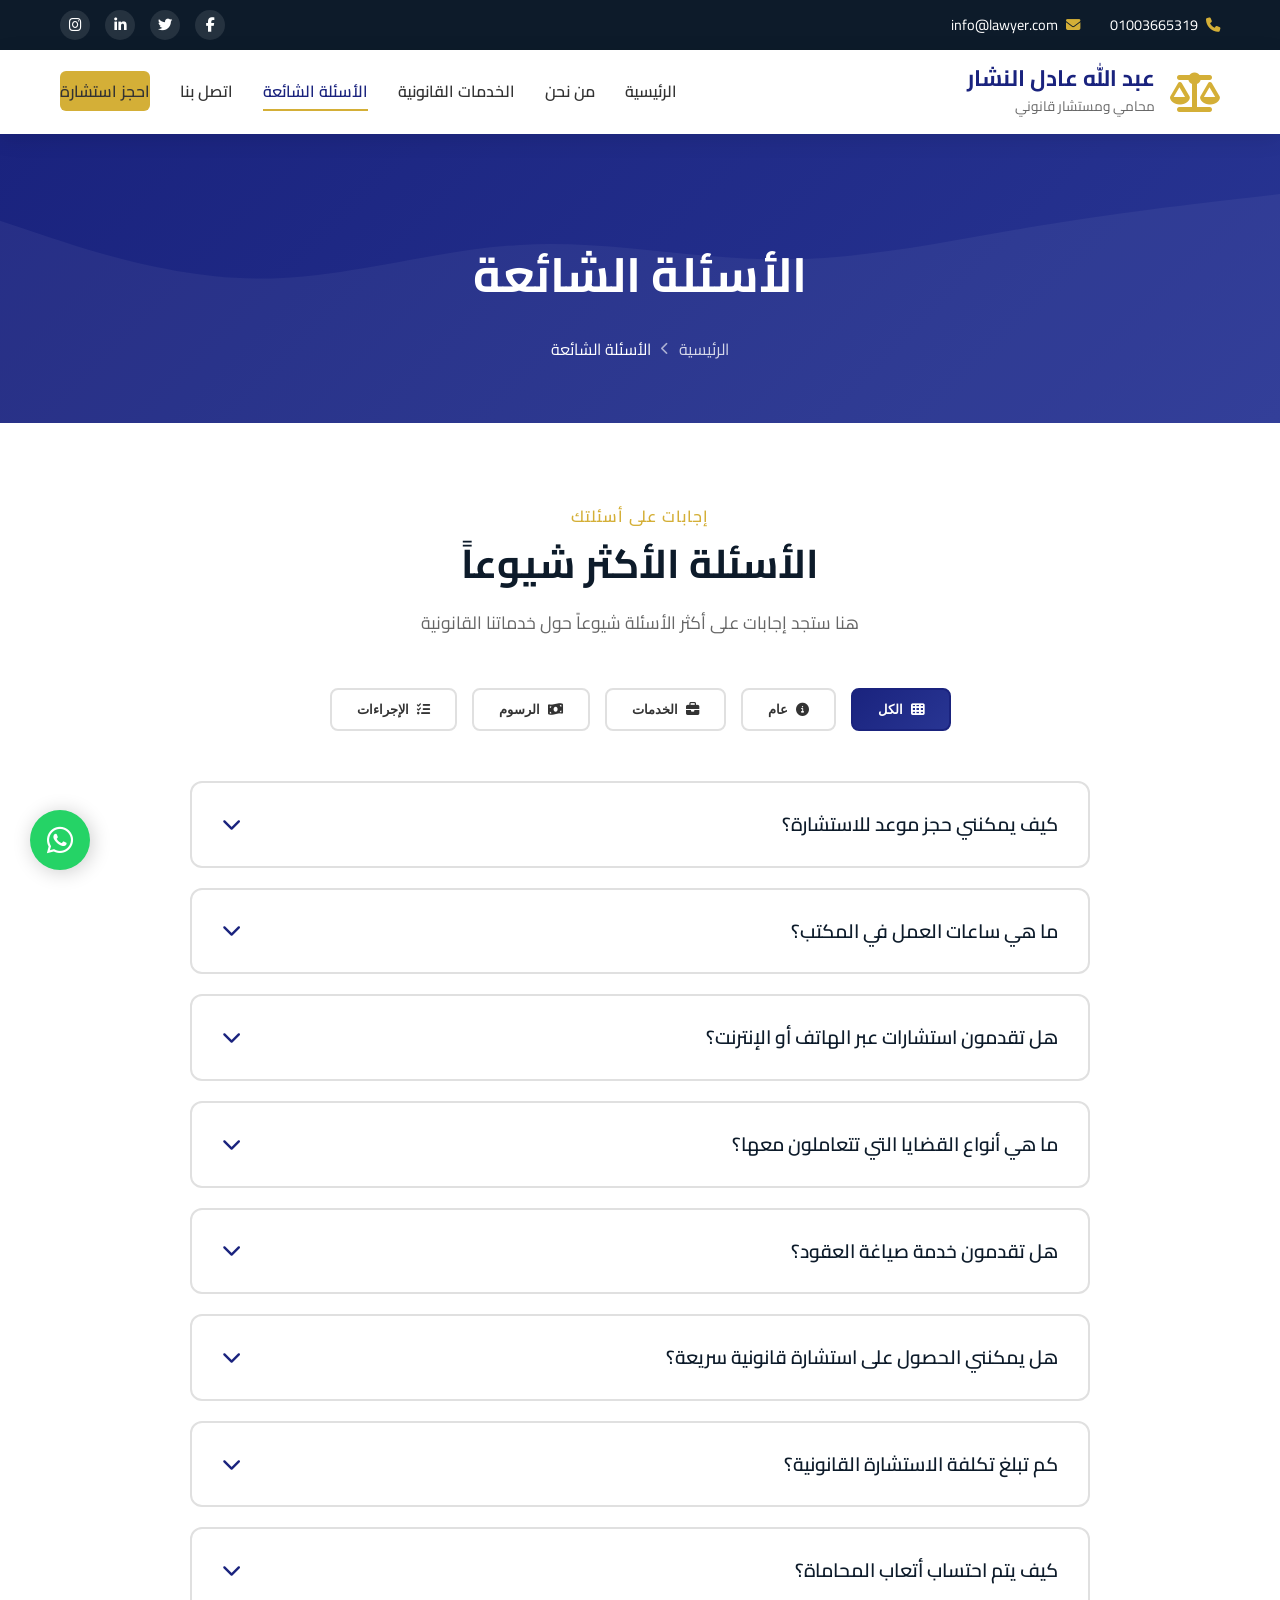
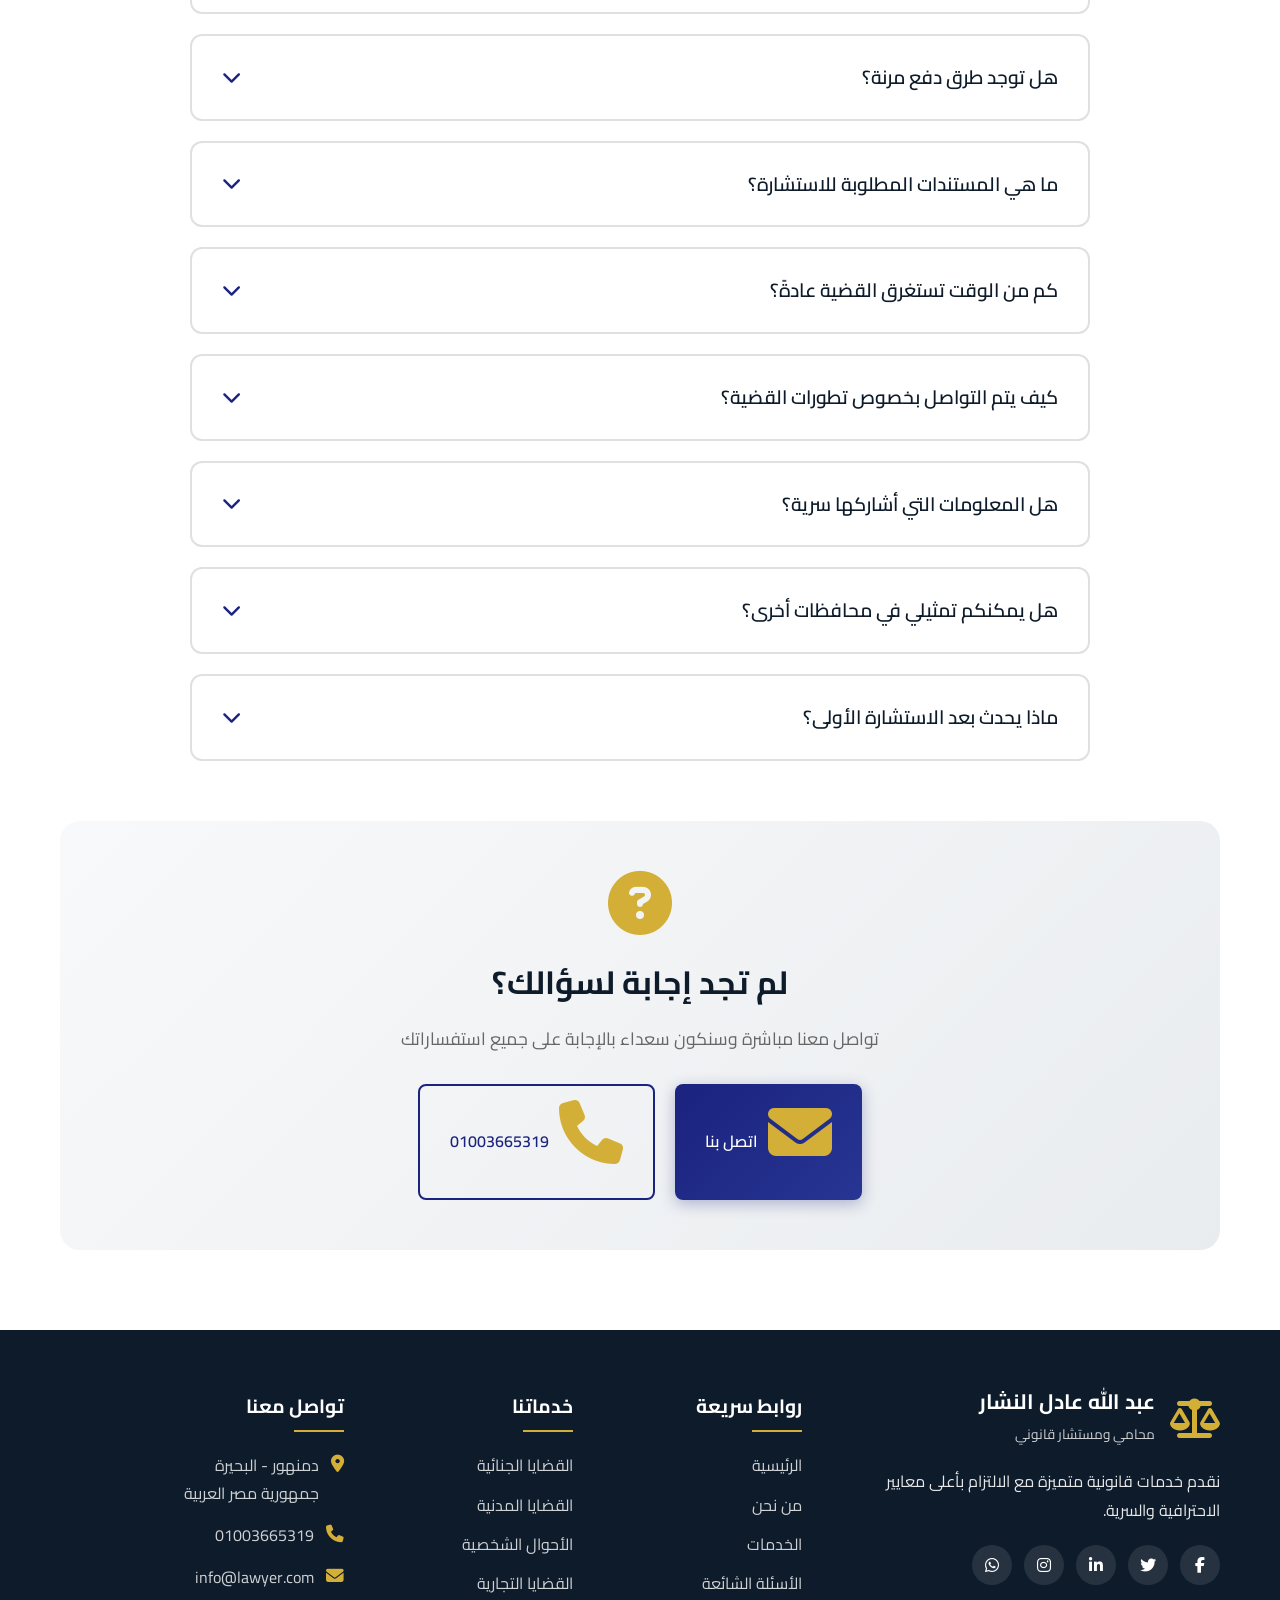
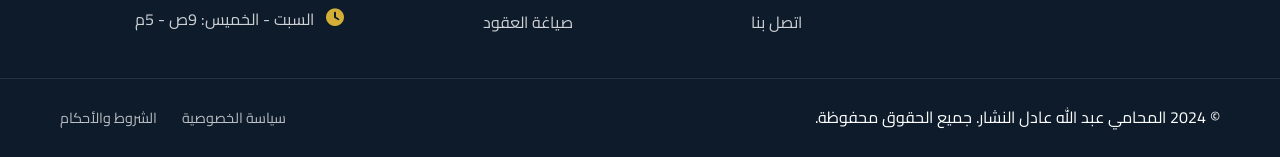
<file: faq.html>
<!DOCTYPE html>
<html lang="ar" dir="rtl">
<head>
    <meta charset="UTF-8">
    <meta name="viewport" content="width=device-width, initial-scale=1.0">
    <title>الأسئلة الشائعة - المحامي عبد الله عادل النشار</title>
    <link rel="stylesheet" href="css/style.css">
    <link rel="stylesheet" href="https://cdnjs.cloudflare.com/ajax/libs/font-awesome/6.4.0/css/all.min.css">
    <link href="https://fonts.googleapis.com/css2?family=Cairo:wght@300;400;600;700;900&display=swap" rel="stylesheet">
    <link href="https://unpkg.com/aos@2.3.1/dist/aos.css" rel="stylesheet">
</head>
<body>
    <!-- WhatsApp Button -->
    <a href="https://wa.me/201003665319" class="whatsapp-float" target="_blank">
        <i class="fab fa-whatsapp"></i>
    </a>

    <!-- Top Bar -->
    <div class="top-bar">
        <div class="container">
            <div class="top-bar-content">
                <div class="contact-info">
                    <a href="tel:01003665319">
                        <i class="fas fa-phone"></i>
                        01003665319
                    </a>
                    <a href="mailto:info@lawyer.com">
                        <i class="fas fa-envelope"></i>
                        info@lawyer.com
                    </a>
                </div>
                <div class="social-links">
                    <a href="#"><i class="fab fa-facebook-f"></i></a>
                    <a href="#"><i class="fab fa-twitter"></i></a>
                    <a href="#"><i class="fab fa-linkedin-in"></i></a>
                    <a href="#"><i class="fab fa-instagram"></i></a>
                </div>
            </div>
        </div>
    </div>

    <!-- Navigation -->
    <nav class="navbar" id="navbar">
        <div class="container">
            <div class="nav-wrapper">
                <div class="logo">
                    <i class="fas fa-balance-scale"></i>
                    <div class="logo-text">
                        <h2>عبد الله عادل النشار</h2>
                        <span>محامي ومستشار قانوني</span>
                    </div>
                </div>
                
                <ul class="nav-menu" id="nav-menu">
                    <li><a href="index.html">الرئيسية</a></li>
                    <li><a href="about.html">من نحن</a></li>
                    <li><a href="services.html">الخدمات القانونية</a></li>
                    <li><a href="faq.html" class="active">الأسئلة الشائعة</a></li>
                    <li><a href="contact.html">اتصل بنا</a></li>
                    <li><a href="contact.html#booking" class="btn-nav">احجز استشارة</a></li>
                </ul>
                
                <button class="hamburger" id="hamburger">
                    <span></span>
                    <span></span>
                    <span></span>
                </button>
            </div>
        </div>
    </nav>

    <!-- Page Header -->
    <section class="page-header">
        <div class="container">
            <div class="page-header-content" data-aos="fade-up">
                <h1>الأسئلة الشائعة</h1>
                <div class="breadcrumb">
                    <a href="index.html">الرئيسية</a>
                    <i class="fas fa-chevron-left"></i>
                    <span>الأسئلة الشائعة</span>
                </div>
            </div>
        </div>
    </section>

    <!-- FAQ Section -->
    <section class="faq-section section-padding">
        <div class="container">
            <div class="section-header" data-aos="fade-up">
                <span class="section-subtitle">إجابات على أسئلتك</span>
                <h2 class="section-title">الأسئلة الأكثر شيوعاً</h2>
                <p class="section-description">هنا ستجد إجابات على أكثر الأسئلة شيوعاً حول خدماتنا القانونية</p>
            </div>

            <!-- FAQ Categories -->
            <div class="faq-categories" data-aos="fade-up">
                <button class="faq-category active" data-category="all">
                    <i class="fas fa-th"></i>
                    الكل
                </button>
                <button class="faq-category" data-category="general">
                    <i class="fas fa-info-circle"></i>
                    عام
                </button>
                <button class="faq-category" data-category="services">
                    <i class="fas fa-briefcase"></i>
                    الخدمات
                </button>
                <button class="faq-category" data-category="fees">
                    <i class="fas fa-money-bill-wave"></i>
                    الرسوم
                </button>
                <button class="faq-category" data-category="process">
                    <i class="fas fa-tasks"></i>
                    الإجراءات
                </button>
            </div>

            <div class="faq-container">
                <!-- General Questions -->
                <div class="faq-item" data-category="general" data-aos="fade-up">
                    <div class="faq-question">
                        <h3>كيف يمكنني حجز موعد للاستشارة؟</h3>
                        <i class="fas fa-chevron-down"></i>
                    </div>
                    <div class="faq-answer">
                        <p>يمكنك حجز موعد للاستشارة بعدة طرق سهلة:</p>
                        <ul>
                            <li>الاتصال على الرقم: 01003665319</li>
                            <li>التواصل عبر واتساب من خلال الزر الأخضر في الموقع</li>
                            <li>ملء نموذج الحجز الإلكتروني في صفحة "اتصل بنا"</li>
                            <li>زيارة المكتب مباشرة (يفضل الحجز المسبق)</li>
                        </ul>
                    </div>
                </div>

                <div class="faq-item" data-category="general" data-aos="fade-up">
                    <div class="faq-question">
                        <h3>ما هي ساعات العمل في المكتب؟</h3>
                        <i class="fas fa-chevron-down"></i>
                    </div>
                    <div class="faq-answer">
                        <p>ساعات العمل الرسمية للمكتب هي:</p>
                        <ul>
                            <li>من السبت إلى الخميس: من 9 صباحاً حتى 5 مساءً</li>
                            <li>الجمعة: مغلق</li>
                            <li>نوفر أيضاً مواعيد مسائية بحسب الحاجة والترتيب المسبق</li>
                        </ul>
                    </div>
                </div>

                <div class="faq-item" data-category="general" data-aos="fade-up">
                    <div class="faq-question">
                        <h3>هل تقدمون استشارات عبر الهاتف أو الإنترنت؟</h3>
                        <i class="fas fa-chevron-down"></i>
                    </div>
                    <div class="faq-answer">
                        <p>نعم، نوفر استشارات قانونية عن بُعد من خلال:</p>
                        <ul>
                            <li>المكالمات الهاتفية</li>
                            <li>مكالمات الفيديو (Zoom, Google Meet)</li>
                            <li>واتساب</li>
                            <li>البريد الإلكتروني</li>
                        </ul>
                        <p>مع الحفاظ على نفس مستوى السرية والاحترافية.</p>
                    </div>
                </div>

                <!-- Services Questions -->
                <div class="faq-item" data-category="services" data-aos="fade-up">
                    <div class="faq-question">
                        <h3>ما هي أنواع القضايا التي تتعاملون معها؟</h3>
                        <i class="fas fa-chevron-down"></i>
                    </div>
                    <div class="faq-answer">
                        <p>نتعامل مع مجموعة واسعة من القضايا القانونية تشمل:</p>
                        <ul>
                            <li>القضايا الجنائية (جنايات وجنح)</li>
                            <li>القضايا المدنية والعقارية</li>
                            <li>قضايا الأحوال الشخصية (الطلاق، النفقة، الحضانة، الميراث)</li>
                            <li>القضايا التجارية والشركات</li>
                            <li>صياغة ومراجعة العقود</li>
                            <li>الاستشارات القانونية في جميع المجالات</li>
                        </ul>
                    </div>
                </div>

                <div class="faq-item" data-category="services" data-aos="fade-up">
                    <div class="faq-question">
                        <h3>هل تقدمون خدمة صياغة العقود؟</h3>
                        <i class="fas fa-chevron-down"></i>
                    </div>
                    <div class="faq-answer">
                        <p>نعم، نقدم خدمات احترافية في صياغة ومراجعة جميع أنواع العقود بما في ذلك:</p>
                        <ul>
                            <li>عقود البيع والشراء</li>
                            <li>عقود الإيجار</li>
                            <li>عقود العمل</li>
                            <li>العقود التجارية</li>
                            <li>اتفاقيات الشراكة</li>
                            <li>اتفاقيات السرية وعدم المنافسة</li>
                        </ul>
                    </div>
                </div>

                <div class="faq-item" data-category="services" data-aos="fade-up">
                    <div class="faq-question">
                        <h3>هل يمكنني الحصول على استشارة قانونية سريعة؟</h3>
                        <i class="fas fa-chevron-down"></i>
                    </div>
                    <div class="faq-answer">
                        <p>نعم، نوفر استشارات قانونية سريعة للحالات العاجلة. يمكنك:</p>
                        <ul>
                            <li>الاتصال المباشر لحجز موعد عاجل</li>
                            <li>التواصل عبر واتساب للاستفسارات السريعة</li>
                            <li>في الحالات الطارئة، نحاول توفير موعد في نفس اليوم</li>
                        </ul>
                    </div>
                </div>

                <!-- Fees Questions -->
                <div class="faq-item" data-category="fees" data-aos="fade-up">
                    <div class="faq-question">
                        <h3>كم تبلغ تكلفة الاستشارة القانونية؟</h3>
                        <i class="fas fa-chevron-down"></i>
                    </div>
                    <div class="faq-answer">
                        <p>تختلف تكلفة الاستشارة حسب نوع ومدة الاستشارة:</p>
                        <ul>
                            <li>الاستشارة الأولى قد تكون مجانية في بعض الحالات</li>
                            <li>الاستشارات القصيرة (15-30 دقيقة): رسوم رمزية</li>
                            <li>الاستشارات التفصيلية: حسب التقييم</li>
                            <li>نوفر باقات استشارية للشركات والأفراد</li>
                        </ul>
                        <p>للحصول على تسعير دقيق، يرجى الاتصال بنا مباشرة.</p>
                    </div>
                </div>

                <div class="faq-item" data-category="fees" data-aos="fade-up">
                    <div class="faq-question">
                        <h3>كيف يتم احتساب أتعاب المحاماة؟</h3>
                        <i class="fas fa-chevron-down"></i>
                    </div>
                    <div class="faq-answer">
                        <p>يتم احتساب أتعاب المحاماة بناءً على عدة عوامل:</p>
                        <ul>
                            <li>نوع وتعقيد القضية</li>
                            <li>الوقت والجهد المطلوب</li>
                            <li>المحكمة ودرجة التقاضي</li>
                            <li>الخبرة المطلوبة</li>
                        </ul>
                        <p>يتم الاتفاق على الأتعاب بشكل واضح ومكتوب قبل البدء في العمل.</p>
                    </div>
                </div>

                <div class="faq-item" data-category="fees" data-aos="fade-up">
                    <div class="faq-question">
                        <h3>هل توجد طرق دفع مرنة؟</h3>
                        <i class="fas fa-chevron-down"></i>
                    </div>
                    <div class="faq-answer">
                        <p>نعم، نوفر خيارات دفع متعددة لراحة عملائنا:</p>
                        <ul>
                            <li>الدفع النقدي</li>
                            <li>التحويل البنكي</li>
                            <li>الدفع بالتقسيط في بعض الحالات</li>
                            <li>خطط دفع مرنة للقضايا طويلة الأمد</li>
                        </ul>
                    </div>
                </div>

                <!-- Process Questions -->
                <div class="faq-item" data-category="process" data-aos="fade-up">
                    <div class="faq-question">
                        <h3>ما هي المستندات المطلوبة للاستشارة؟</h3>
                        <i class="fas fa-chevron-down"></i>
                    </div>
                    <div class="faq-answer">
                        <p>يُنصح بإحضار المستندات التالية للاستشارة:</p>
                        <ul>
                            <li>بطاقة الهوية الشخصية (أو أي إثبات هوية)</li>
                            <li>جميع الأوراق والمستندات المتعلقة بالقضية</li>
                            <li>العقود أو الاتفاقيات ذات الصلة</li>
                            <li>المراسلات السابقة (إن وجدت)</li>
                            <li>أي أحكام قضائية سابقة</li>
                        </ul>
                    </div>
                </div>

                <div class="faq-item" data-category="process" data-aos="fade-up">
                    <div class="faq-question">
                        <h3>كم من الوقت تستغرق القضية عادةً؟</h3>
                        <i class="fas fa-chevron-down"></i>
                    </div>
                    <div class="faq-answer">
                        <p>مدة القضية تختلف حسب عدة عوامل:</p>
                        <ul>
                            <li>نوع القضية ودرجة تعقيدها</li>
                            <li>المحكمة المختصة وكثافة جدولها</li>
                            <li>مدى تعاون الأطراف</li>
                            <li>إمكانية التسوية الودية</li>
                        </ul>
                        <p>بعد دراسة قضيتك، سنعطيك تقديراً واقعياً للمدة المتوقعة.</p>
                    </div>
                </div>

                <div class="faq-item" data-category="process" data-aos="fade-up">
                    <div class="faq-question">
                        <h3>كيف يتم التواصل بخصوص تطورات القضية؟</h3>
                        <i class="fas fa-chevron-down"></i>
                    </div>
                    <div class="faq-answer">
                        <p>نحرص على إبقائك على اطلاع دائم من خلال:</p>
                        <ul>
                            <li>تحديثات منتظمة عبر الهاتف أو واتساب</li>
                            <li>إرسال نسخ من المستندات القانونية</li>
                            <li>اجتماعات دورية لمناقشة التطورات</li>
                            <li>الرد السريع على استفساراتك</li>
                        </ul>
                    </div>
                </div>

                <div class="faq-item" data-category="general" data-aos="fade-up">
                    <div class="faq-question">
                        <h3>هل المعلومات التي أشاركها سرية؟</h3>
                        <i class="fas fa-chevron-down"></i>
                    </div>
                    <div class="faq-answer">
                        <p>نعم، السرية التامة مضمونة 100%. نحن ملتزمون قانونياً وأخلاقياً بـ:</p>
                        <ul>
                            <li>الحفاظ على سرية جميع المعلومات الشخصية</li>
                            <li>عدم مشاركة أي بيانات مع أطراف ثالثة</li>
                            <li>حماية خصوصيتك بأقصى درجة</li>
                            <li>الالتزام بأخلاقيات المهنة</li>
                        </ul>
                    </div>
                </div>

                <div class="faq-item" data-category="services" data-aos="fade-up">
                    <div class="faq-question">
                        <h3>هل يمكنكم تمثيلي في محافظات أخرى؟</h3>
                        <i class="fas fa-chevron-down"></i>
                    </div>
                    <div class="faq-answer">
                        <p>نعم، يمكننا تمثيلك في جميع المحاكم المصرية في مختلف المحافظات، بما في ذلك:</p>
                        <ul>
                            <li>محاكم القاهرة والجيزة والإسكندرية</li>
                            <li>محاكم الدلتا والصعيد</li>
                            <li>محكمة النقض</li>
                            <li>المحاكم الإدارية</li>
                        </ul>
                    </div>
                </div>

                <div class="faq-item" data-category="process" data-aos="fade-up">
                    <div class="faq-question">
                        <h3>ماذا يحدث بعد الاستشارة الأولى؟</h3>
                        <i class="fas fa-chevron-down"></i>
                    </div>
                    <div class="faq-answer">
                        <p>بعد الاستشارة الأولى:</p>
                        <ul>
                            <li>نقيّم قضيتك بشكل شامل</li>
                            <li>نضع خطة عمل واضحة</li>
                            <li>نحدد الأتعاب والتكاليف المتوقعة</li>
                            <li>نوقع عقد توكيل رسمي إذا قررت المتابعة</li>
                            <li>نبدأ العمل الفوري على قضيتك</li>
                        </ul>
                    </div>
                </div>
            </div>

            <!-- Still Have Questions -->
            <div class="faq-cta" data-aos="fade-up">
                <div class="faq-cta-content">
                    <i class="fas fa-question-circle"></i>
                    <h3>لم تجد إجابة لسؤالك؟</h3>
                    <p>تواصل معنا مباشرة وسنكون سعداء بالإجابة على جميع استفساراتك</p>
                    <div class="faq-cta-buttons">
                        <a href="contact.html" class="btn btn-primary">
                            <i class="fas fa-envelope"></i>
                            اتصل بنا
                        </a>
                        <a href="tel:01003665319" class="btn btn-outline">
                            <i class="fas fa-phone"></i>
                            01003665319
                        </a>
                    </div>
                </div>
            </div>
        </div>
    </section>

    <!-- Footer -->
    <footer class="footer">
        <div class="footer-main">
            <div class="container">
                <div class="footer-grid">
                    <div class="footer-col">
                        <div class="footer-logo">
                            <i class="fas fa-balance-scale"></i>
                            <div>
                                <h3>عبد الله عادل النشار</h3>
                                <span>محامي ومستشار قانوني</span>
                            </div>
                        </div>
                        <p>نقدم خدمات قانونية متميزة مع الالتزام بأعلى معايير الاحترافية والسرية.</p>
                        <div class="footer-social">
                            <a href="#"><i class="fab fa-facebook-f"></i></a>
                            <a href="#"><i class="fab fa-twitter"></i></a>
                            <a href="#"><i class="fab fa-linkedin-in"></i></a>
                            <a href="#"><i class="fab fa-instagram"></i></a>
                            <a href="https://wa.me/201003665319"><i class="fab fa-whatsapp"></i></a>
                        </div>
                    </div>
                    
                    <div class="footer-col">
                        <h4>روابط سريعة</h4>
                        <ul class="footer-links">
                            <li><a href="index.html">الرئيسية</a></li>
                            <li><a href="about.html">من نحن</a></li>
                            <li><a href="services.html">الخدمات</a></li>
                            <li><a href="faq.html">الأسئلة الشائعة</a></li>
                            <li><a href="contact.html">اتصل بنا</a></li>
                        </ul>
                    </div>
                    
                    <div class="footer-col">
                        <h4>خدماتنا</h4>
                        <ul class="footer-links">
                            <li><a href="services.html#criminal">القضايا الجنائية</a></li>
                            <li><a href="services.html#civil">القضايا المدنية</a></li>
                            <li><a href="services.html#family">الأحوال الشخصية</a></li>
                            <li><a href="services.html#commercial">القضايا التجارية</a></li>
                            <li><a href="services.html#contracts">صياغة العقود</a></li>
                        </ul>
                    </div>
                    
                    <div class="footer-col">
                        <h4>تواصل معنا</h4>
                        <ul class="footer-contact">
                            <li>
                                <i class="fas fa-map-marker-alt"></i>
                                <span>دمنهور - البحيرة<br>جمهورية مصر العربية</span>
                            </li>
                            <li>
                                <i class="fas fa-phone"></i>
                                <a href="tel:01003665319">01003665319</a>
                            </li>
                            <li>
                                <i class="fas fa-envelope"></i>
                                <a href="mailto:info@lawyer.com">info@lawyer.com</a>
                            </li>
                            <li>
                                <i class="fas fa-clock"></i>
                                <span>السبت - الخميس: 9ص - 5م</span>
                            </li>
                        </ul>
                    </div>
                </div>
            </div>
        </div>
        
        <div class="footer-bottom">
            <div class="container">
                <div class="footer-bottom-content">
                    <p>&copy; 2024 المحامي عبد الله عادل النشار. جميع الحقوق محفوظة.</p>
                    <div class="footer-bottom-links">
                        <a href="#">سياسة الخصوصية</a>
                        <a href="#">الشروط والأحكام</a>
                    </div>
                </div>
            </div>
        </div>
    </footer>

    <script src="https://unpkg.com/aos@2.3.1/dist/aos.js"></script>
    <script src="js/script.js"></script>
</body>
</html>
</file>
<file: css/style.css>
/* ===================================
   المتغيرات والإعدادات العامة
=================================== */
:root {
    --primary-color: #1a237e;
    --secondary-color: #d4af37;
    --dark-color: #0d1b2a;
    --light-color: #f8f9fa;
    --text-color: #333333;
    --text-light: #666666;
    --border-color: #e0e0e0;
    --shadow: 0 5px 20px rgba(0, 0, 0, 0.1);
    --shadow-hover: 0 10px 30px rgba(0, 0, 0, 0.15);
    --transition: all 0.3s ease;
    --gradient: linear-gradient(135deg, var(--primary-color) 0%, #283593 100%);
}

* {
    margin: 0;
    padding: 0;
    box-sizing: border-box;
}

body {
    font-family: 'Cairo', sans-serif;
    line-height: 1.7;
    color: var(--text-color);
    direction: rtl;
    overflow-x: hidden;
}

html {
    scroll-behavior: smooth;
}

img {
    max-width: 100%;
    height: auto;
    display: block;
}

a {
    text-decoration: none;
    color: inherit;
    transition: var(--transition);
}

ul {
    list-style: none;
}

.container {
    max-width: 1200px;
    margin: 0 auto;
    padding: 0 20px;
}

.section-padding {
    padding: 80px 0;
}

.bg-light {
    background-color: var(--light-color);
}

/* ===================================
   Typography
=================================== */
.section-subtitle {
    display: inline-block;
    color: var(--secondary-color);
    font-weight: 600;
    font-size: 1rem;
    text-transform: uppercase;
    letter-spacing: 1px;
    margin-bottom: 10px;
}

.section-title {
    font-size: 2.5rem;
    font-weight: 700;
    color: var(--dark-color);
    margin-bottom: 20px;
    line-height: 1.2;
}

.section-description {
    font-size: 1.1rem;
    color: var(--text-light);
    max-width: 700px;
    margin: 0 auto 40px;
}

.section-header {
    text-align: center;
    margin-bottom: 50px;
}

/* ===================================
   Buttons
=================================== */
.btn {
    display: inline-flex;
    align-items: center;
    gap: 10px;
    padding: 14px 30px;
    font-size: 1rem;
    font-weight: 600;
    border-radius: 8px;
    border: none;
    cursor: pointer;
    transition: var(--transition);
    text-align: center;
    white-space: nowrap;
}

.btn-primary {
    background: var(--gradient);
    color: #fff;
    box-shadow: 0 4px 15px rgba(26, 35, 126, 0.3);
}

.btn-primary:hover {
    transform: translateY(-3px);
    box-shadow: 0 8px 25px rgba(26, 35, 126, 0.4);
}

.btn-outline {
    background: transparent;
    color: #fff;
    border: 2px solid #fff;
}

.btn-outline:hover {
    background: #fff;
    color: var(--primary-color);
}

.btn-outline-light {
    background: transparent;
    color: #fff;
    border: 2px solid #fff;
}

.btn-outline-light:hover {
    background: #fff;
    color: var(--primary-color);
}

.btn-lg {
    padding: 16px 40px;
    font-size: 1.1rem;
}

.btn-block {
    width: 100%;
    justify-content: center;
}

.btn-nav {
    background: var(--secondary-color);
    color: var(--dark-color);
    padding: 10px 25px;
    border-radius: 6px;
    font-weight: 600;
}

.btn-nav:hover {
    background: #c9a532;
    transform: translateY(-2px);
}

/* ===================================
   WhatsApp Floating Button
=================================== */
.whatsapp-float {
    position: fixed;
    width: 60px;
    height: 60px;
    bottom: 30px;
    left: 30px;
    background-color: #25d366;
    color: #fff;
    border-radius: 50%;
    text-align: center;
    font-size: 30px;
    box-shadow: 2px 2px 20px rgba(0, 0, 0, 0.2);
    z-index: 1000;
    display: flex;
    align-items: center;
    justify-content: center;
    transition: var(--transition);
    animation: pulse 2s infinite;
}

.whatsapp-float:hover {
    background-color: #128c7e;
    transform: scale(1.1);
}

@keyframes pulse {
    0%, 100% {
        box-shadow: 0 0 0 0 rgba(37, 211, 102, 0.7);
    }
    50% {
        box-shadow: 0 0 0 15px rgba(37, 211, 102, 0);
    }
}

/* ===================================
   Top Bar
=================================== */
.top-bar {
    background: var(--dark-color);
    color: #fff;
    padding: 10px 0;
    font-size: 0.9rem;
}

.top-bar-content {
    display: flex;
    justify-content: space-between;
    align-items: center;
}

.contact-info {
    display: flex;
    gap: 30px;
}

.contact-info a {
    display: flex;
    align-items: center;
    gap: 8px;
    color: #fff;
}

.contact-info a:hover {
    color: var(--secondary-color);
}

.contact-info i {
    color: var(--secondary-color);
}

.social-links {
    display: flex;
    gap: 15px;
}

.social-links a {
    width: 30px;
    height: 30px;
    display: flex;
    align-items: center;
    justify-content: center;
    border-radius: 50%;
    background: rgba(255, 255, 255, 0.1);
    transition: var(--transition);
}

.social-links a:hover {
    background: var(--secondary-color);
    transform: translateY(-3px);
}

/* ===================================
   Navigation
=================================== */
.navbar {
    background: #fff;
    padding: 15px 0;
    box-shadow: var(--shadow);
    position: sticky;
    top: 0;
    z-index: 999;
    transition: var(--transition);
}

.navbar.scrolled {
    padding: 10px 0;
    box-shadow: 0 2px 20px rgba(0, 0, 0, 0.1);
}

.nav-wrapper {
    display: flex;
    justify-content: space-between;
    align-items: center;
}

.logo {
    display: flex;
    align-items: center;
    gap: 15px;
}

.logo i {
    font-size: 2.5rem;
    color: var(--secondary-color);
}

.logo-text h2 {
    font-size: 1.4rem;
    color: var(--primary-color);
    font-weight: 700;
    line-height: 1.2;
}

.logo-text span {
    font-size: 0.85rem;
    color: var(--text-light);
}

.nav-menu {
    display: flex;
    align-items: center;
    gap: 30px;
}

.nav-menu a {
    color: var(--text-color);
    font-weight: 600;
    font-size: 1rem;
    position: relative;
    padding: 5px 0;
}

.nav-menu a:not(.btn-nav)::after {
    content: '';
    position: absolute;
    bottom: 0;
    right: 0;
    width: 0;
    height: 2px;
    background: var(--secondary-color);
    transition: var(--transition);
}

.nav-menu a:not(.btn-nav):hover::after,
.nav-menu a.active::after {
    width: 100%;
}

.nav-menu a:hover,
.nav-menu a.active {
    color: var(--primary-color);
}

.hamburger {
    display: none;
    flex-direction: column;
    gap: 5px;
    background: none;
    border: none;
    cursor: pointer;
    padding: 5px;
}

.hamburger span {
    width: 28px;
    height: 3px;
    background: var(--primary-color);
    border-radius: 3px;
    transition: var(--transition);
}

.hamburger.active span:nth-child(1) {
    transform: rotate(45deg) translate(8px, 8px);
}

.hamburger.active span:nth-child(2) {
    opacity: 0;
}

.hamburger.active span:nth-child(3) {
    transform: rotate(-45deg) translate(7px, -7px);
}

/* ===================================
   Hero Section
=================================== */
.hero {
    position: relative;
    min-height: 100vh;
    display: flex;
    align-items: center;
    background: linear-gradient(135deg, #1a237e 0%, #0d47a1 100%);
    background-image: 
        linear-gradient(135deg, rgba(26, 35, 126, 0.95) 0%, rgba(13, 71, 161, 0.95) 100%),
        url('https://images.unsplash.com/photo-1589829545856-d10d557cf95f?w=1600');
    background-size: cover;
    background-position: center;
    background-attachment: fixed;
    color: #fff;
    overflow: hidden;
}

.hero::before {
    content: '';
    position: absolute;
    top: 0;
    left: 0;
    width: 100%;
    height: 100%;
    background: radial-gradient(ellipse at center, transparent 0%, rgba(0, 0, 0, 0.3) 100%);
}

.hero-overlay {
    position: absolute;
    top: 0;
    left: 0;
    width: 100%;
    height: 100%;
    background: linear-gradient(135deg, rgba(26, 35, 126, 0.9) 0%, rgba(13, 71, 161, 0.85) 100%);
}

.hero-content {
    position: relative;
    z-index: 2;
    text-align: center;
    padding: 60px 20px;
}

.hero-subtitle {
    font-size: 1.2rem;
    color: var(--secondary-color);
    font-weight: 600;
    letter-spacing: 2px;
    text-transform: uppercase;
    display: block;
    margin-bottom: 15px;
}

.hero-title {
    font-size: 4rem;
    font-weight: 900;
    margin-bottom: 20px;
    line-height: 1.2;
    text-shadow: 2px 2px 10px rgba(0, 0, 0, 0.3);
}

.hero-title span {
    color: var(--secondary-color);
    display: block;
}

.hero-description {
    font-size: 1.3rem;
    margin-bottom: 40px;
    opacity: 0.95;
    max-width: 700px;
    margin-left: auto;
    margin-right: auto;
}

.hero-buttons {
    display: flex;
    gap: 20px;
    justify-content: center;
    flex-wrap: wrap;
    margin-bottom: 60px;
}

.hero-stats {
    display: grid;
    grid-template-columns: repeat(4, 1fr);
    gap: 30px;
    max-width: 900px;
    margin: 0 auto;
    padding-top: 40px;
    border-top: 1px solid rgba(255, 255, 255, 0.2);
}

.stat-item {
    display: flex;
    flex-direction: column;
    align-items: center;
    gap: 15px;
}

.stat-item i {
    font-size: 2.5rem;
    color: var(--secondary-color);
}

.stat-content h3 {
    font-size: 3rem;
    font-weight: 700;
    color: #fff;
    line-height: 1;
}

.stat-content p {
    font-size: 0.95rem;
    opacity: 0.9;
}

/* ===================================
   About Preview Section
=================================== */
.about-preview {
    background: #fff;
}

.about-grid {
    display: grid;
    grid-template-columns: 1fr 1fr;
    gap: 60px;
    align-items: center;
}

.about-image {
    position: relative;
}

.image-wrapper {
    position: relative;
    border-radius: 15px;
    overflow: hidden;
    box-shadow: var(--shadow-hover);
}

.image-wrapper img {
    width: 100%;
    height: 600px;
    object-fit: cover;
    transition: var(--transition);
}

.image-wrapper:hover img {
    transform: scale(1.05);
}

.experience-badge {
    position: absolute;
    bottom: 30px;
    right: 30px;
    background: var(--gradient);
    padding: 25px;
    border-radius: 15px;
    color: #fff;
    display: flex;
    align-items: center;
    gap: 15px;
    box-shadow: 0 10px 30px rgba(0, 0, 0, 0.3);
}

.experience-badge i {
    font-size: 2.5rem;
    color: var(--secondary-color);
}

.experience-badge strong {
    font-size: 2rem;
    display: block;
    line-height: 1;
}

.experience-badge span {
    font-size: 0.9rem;
    opacity: 0.9;
}

.about-content {
    padding-right: 20px;
}

.features-list {
    display: grid;
    gap: 20px;
    margin: 30px 0;
}

.feature-item {
    display: flex;
    gap: 15px;
    align-items: flex-start;
}

.feature-item i {
    font-size: 1.5rem;
    color: var(--secondary-color);
    margin-top: 5px;
    flex-shrink: 0;
}

.feature-item h4 {
    font-size: 1.1rem;
    color: var(--dark-color);
    margin-bottom: 5px;
}

.feature-item p {
    color: var(--text-light);
    font-size: 0.95rem;
}

/* ===================================
   Services Section
=================================== */
.services-grid {
    display: grid;
    grid-template-columns: repeat(3, 1fr);
    gap: 30px;
}

.service-card {
    background: #fff;
    padding: 40px 30px;
    border-radius: 15px;
    text-align: center;
    box-shadow: var(--shadow);
    transition: var(--transition);
    border: 2px solid transparent;
}

.service-card:hover {
    transform: translateY(-10px);
    box-shadow: var(--shadow-hover);
    border-color: var(--secondary-color);
}

.service-icon {
    width: 80px;
    height: 80px;
    background: linear-gradient(135deg, var(--primary-color) 0%, #283593 100%);
    border-radius: 50%;
    display: flex;
    align-items: center;
    justify-content: center;
    margin: 0 auto 25px;
    transition: var(--transition);
}

.service-card:hover .service-icon {
    transform: rotateY(360deg);
}

.service-icon i {
    font-size: 2.2rem;
    color: #fff;
}

.service-card h3 {
    font-size: 1.4rem;
    color: var(--dark-color);
    margin-bottom: 15px;
    font-weight: 700;
}

.service-card p {
    color: var(--text-light);
    line-height: 1.7;
    margin-bottom: 20px;
}

.service-link {
    color: var(--primary-color);
    font-weight: 600;
    display: inline-flex;
    align-items: center;
    gap: 8px;
    transition: var(--transition);
}

.service-link:hover {
    color: var(--secondary-color);
    gap: 12px;
}

.text-center {
    text-align: center;
}

.mt-5 {
    margin-top: 3rem;
}

/* ===================================
   Booking Section
=================================== */
.booking {
    background: linear-gradient(135deg, #f8f9fa 0%, #e9ecef 100%);
}

.booking-wrapper {
    display: grid;
    grid-template-columns: 1fr 1.2fr;
    gap: 50px;
    align-items: start;
}

.booking-content {
    position: sticky;
    top: 120px;
}

.booking-features {
    display: grid;
    gap: 20px;
    margin: 30px 0;
}

.booking-feature {
    display: flex;
    gap: 15px;
    align-items: center;
    background: #fff;
    padding: 20px;
    border-radius: 10px;
    box-shadow: 0 2px 10px rgba(0, 0, 0, 0.05);
}

.booking-feature i {
    font-size: 2rem;
    color: var(--secondary-color);
    flex-shrink: 0;
}

.booking-feature h4 {
    font-size: 1.1rem;
    color: var(--dark-color);
    margin-bottom: 5px;
}

.booking-feature p {
    color: var(--text-light);
    font-size: 0.9rem;
}

.contact-methods {
    display: flex;
    gap: 15px;
    margin-top: 30px;
}

.contact-method {
    flex: 1;
    display: flex;
    align-items: center;
    justify-content: center;
    gap: 10px;
    padding: 15px;
    background: var(--primary-color);
    color: #fff;
    border-radius: 10px;
    font-weight: 600;
    transition: var(--transition);
}

.contact-method:hover {
    background: var(--dark-color);
    transform: translateY(-3px);
}

.booking-form-wrapper {
    background: #fff;
    padding: 40px;
    border-radius: 15px;
    box-shadow: var(--shadow-hover);
}

.booking-form h3 {
    font-size: 1.8rem;
    color: var(--dark-color);
    margin-bottom: 30px;
    text-align: center;
}

.form-group {
    margin-bottom: 25px;
}

.form-group label {
    display: block;
    font-weight: 600;
    color: var(--dark-color);
    margin-bottom: 8px;
}

.form-group input,
.form-group select,
.form-group textarea {
    width: 100%;
    padding: 14px 18px;
    border: 2px solid var(--border-color);
    border-radius: 8px;
    font-family: 'Cairo', sans-serif;
    font-size: 1rem;
    transition: var(--transition);
    background: #fff;
}

.form-group input:focus,
.form-group select:focus,
.form-group textarea:focus {
    outline: none;
    border-color: var(--primary-color);
    box-shadow: 0 0 0 3px rgba(26, 35, 126, 0.1);
}

.form-row {
    display: grid;
    grid-template-columns: 1fr 1fr;
    gap: 20px;
}

.form-note {
    text-align: center;
    font-size: 0.9rem;
    color: var(--text-light);
    margin-top: 15px;
}

/* ===================================
   Why Choose Us Section
=================================== */
.why-grid {
    display: grid;
    grid-template-columns: repeat(3, 1fr);
    gap: 30px;
}

.why-card {
    background: #fff;
    padding: 35px;
    border-radius: 15px;
    text-align: center;
    box-shadow: var(--shadow);
    transition: var(--transition);
}

.why-card:hover {
    transform: translateY(-10px);
    box-shadow: var(--shadow-hover);
}

.why-icon {
    width: 90px;
    height: 90px;
    background: linear-gradient(135deg, rgba(26, 35, 126, 0.1) 0%, rgba(212, 175, 55, 0.1) 100%);
    border-radius: 50%;
    display: flex;
    align-items: center;
    justify-content: center;
    margin: 0 auto 20px;
}

.why-icon i {
    font-size: 2.5rem;
    color: var(--primary-color);
}

.why-card h3 {
    font-size: 1.3rem;
    color: var(--dark-color);
    margin-bottom: 12px;
}

.why-card p {
    color: var(--text-light);
    line-height: 1.6;
}

/* ===================================
   Testimonials Section
=================================== */
.testimonials-slider {
    display: grid;
    grid-template-columns: repeat(3, 1fr);
    gap: 30px;
}

.testimonial-card {
    background: #fff;
    padding: 35px;
    border-radius: 15px;
    box-shadow: var(--shadow);
    transition: var(--transition);
}

.testimonial-card:hover {
    box-shadow: var(--shadow-hover);
    transform: translateY(-5px);
}

.stars {
    display: flex;
    gap: 5px;
    margin-bottom: 20px;
}

.stars i {
    color: #ffc107;
    font-size: 1.1rem;
}

.testimonial-text {
    font-size: 1.05rem;
    color: var(--text-color);
    line-height: 1.8;
    margin-bottom: 25px;
    font-style: italic;
}

.testimonial-author {
    display: flex;
    align-items: center;
    gap: 15px;
    padding-top: 20px;
    border-top: 2px solid var(--border-color);
}

.author-info h4 {
    font-size: 1.1rem;
    color: var(--dark-color);
    margin-bottom: 5px;
}

.author-info span {
    color: var(--text-light);
    font-size: 0.9rem;
}

/* ===================================
   CTA Section
=================================== */
.cta-section {
    background: var(--gradient);
    padding: 80px 0;
    text-align: center;
    color: #fff;
    position: relative;
    overflow: hidden;
}

.cta-section::before {
    content: '';
    position: absolute;
    top: 0;
    left: 0;
    width: 100%;
    height: 100%;
    background: url('data:image/svg+xml,<svg xmlns="http://www.w3.org/2000/svg" viewBox="0 0 1440 320"><path fill="rgba(255,255,255,0.05)" d="M0,96L48,112C96,128,192,160,288,160C384,160,480,128,576,122.7C672,117,768,139,864,138.7C960,139,1056,117,1152,101.3C1248,85,1344,75,1392,69.3L1440,64L1440,320L1392,320C1344,320,1248,320,1152,320C1056,320,960,320,864,320C768,320,672,320,576,320C480,320,384,320,288,320C192,320,96,320,48,320L0,320Z"></path></svg>');
    background-size: cover;
    opacity: 0.3;
}

.cta-content {
    position: relative;
    z-index: 1;
}

.cta-content h2 {
    font-size: 2.8rem;
    margin-bottom: 15px;
    font-weight: 700;
}

.cta-content p {
    font-size: 1.2rem;
    margin-bottom: 35px;
    opacity: 0.95;
}

.cta-buttons {
    display: flex;
    gap: 20px;
    justify-content: center;
    flex-wrap: wrap;
}

/* ===================================
   Footer
=================================== */
.footer {
    background: var(--dark-color);
    color: #fff;
}

.footer-main {
    padding: 60px 0 30px;
}

.footer-grid {
    display: grid;
    grid-template-columns: 2fr 1fr 1fr 1.5fr;
    gap: 40px;
}

.footer-logo {
    display: flex;
    align-items: center;
    gap: 15px;
    margin-bottom: 20px;
}

.footer-logo i {
    font-size: 2.5rem;
    color: var(--secondary-color);
}

.footer-logo h3 {
    font-size: 1.3rem;
    line-height: 1.2;
    margin-bottom: 5px;
}

.footer-logo span {
    font-size: 0.85rem;
    opacity: 0.8;
}

.footer-col p {
    line-height: 1.8;
    opacity: 0.9;
    margin-bottom: 20px;
}

.footer-social {
    display: flex;
    gap: 12px;
}

.footer-social a {
    width: 40px;
    height: 40px;
    background: rgba(255, 255, 255, 0.1);
    border-radius: 50%;
    display: flex;
    align-items: center;
    justify-content: center;
    transition: var(--transition);
}

.footer-social a:hover {
    background: var(--secondary-color);
    transform: translateY(-3px);
}

.footer-col h4 {
    font-size: 1.2rem;
    margin-bottom: 20px;
    position: relative;
    padding-bottom: 10px;
}

.footer-col h4::after {
    content: '';
    position: absolute;
    bottom: 0;
    right: 0;
    width: 50px;
    height: 2px;
    background: var(--secondary-color);
}

.footer-links li {
    margin-bottom: 12px;
}

.footer-links a {
    color: rgba(255, 255, 255, 0.8);
    transition: var(--transition);
    display: inline-block;
}

.footer-links a:hover {
    color: var(--secondary-color);
    padding-right: 5px;
}

.footer-contact li {
    display: flex;
    gap: 12px;
    align-items: flex-start;
    margin-bottom: 15px;
    color: rgba(255, 255, 255, 0.8);
}

.footer-contact i {
    color: var(--secondary-color);
    font-size: 1.1rem;
    margin-top: 3px;
    flex-shrink: 0;
}

.footer-contact a {
    color: rgba(255, 255, 255, 0.8);
}

.footer-contact a:hover {
    color: var(--secondary-color);
}

.footer-bottom {
    border-top: 1px solid rgba(255, 255, 255, 0.1);
    padding: 25px 0;
}

.footer-bottom-content {
    display: flex;
    justify-content: space-between;
    align-items: center;
}

.footer-bottom-links {
    display: flex;
    gap: 25px;
}

.footer-bottom-links a {
    color: rgba(255, 255, 255, 0.7);
    font-size: 0.9rem;
}

.footer-bottom-links a:hover {
    color: var(--secondary-color);
}

/* ===================================
   Responsive Design
=================================== */
@media (max-width: 1024px) {
    .section-title {
        font-size: 2rem;
    }
    
    .about-grid,
    .booking-wrapper {
        grid-template-columns: 1fr;
        gap: 40px;
    }
    
    .services-grid,
    .why-grid,
    .testimonials-slider {
        grid-template-columns: repeat(2, 1fr);
    }
    
    .footer-grid {
        grid-template-columns: repeat(2, 1fr);
    }
    
    .hero-stats {
        grid-template-columns: repeat(2, 1fr);
    }
    
    .booking-content {
        position: static;
    }
}

@media (max-width: 768px) {
    .hamburger {
        display: flex;
    }
    
    .nav-menu {
        position: fixed;
        right: -100%;
        top: 70px;
        flex-direction: column;
        background: #fff;
        width: 100%;
        padding: 30px 0;
        box-shadow: var(--shadow);
        transition: var(--transition);
        max-height: calc(100vh - 70px);
        overflow-y: auto;
    }
    
    .nav-menu.active {
        right: 0;
    }
    
    .nav-menu li {
        width: 100%;
        text-align: center;
        padding: 10px 20px;
    }
    
    .nav-menu a {
        width: 100%;
    }
    
    .top-bar-content {
        flex-direction: column;
        gap: 15px;
        text-align: center;
    }
    
    .contact-info {
        flex-direction: column;
        gap: 10px;
    }
    
    .hero-title {
        font-size: 2.5rem;
    }
    
    .hero-description {
        font-size: 1.1rem;
    }
    
    .hero-buttons {
        flex-direction: column;
    }
    
    .hero-stats {
        grid-template-columns: 1fr;
        gap: 20px;
    }
    
    .services-grid,
    .why-grid,
    .testimonials-slider {
        grid-template-columns: 1fr;
    }
    
    .form-row {
        grid-template-columns: 1fr;
    }
    
    .footer-grid {
        grid-template-columns: 1fr;
        gap: 30px;
    }
    
    .footer-bottom-content {
        flex-direction: column;
        gap: 15px;
        text-align: center;
    }
    
    .cta-content h2 {
        font-size: 2rem;
    }
    
    .cta-buttons {
        flex-direction: column;
    }
    
    .contact-methods {
        flex-direction: column;
    }
    
    .whatsapp-float {
        width: 50px;
        height: 50px;
        font-size: 24px;
        bottom: 20px;
        left: 20px;
    }
    
    .stat-content h3 {
        font-size: 2rem;
    }
    
    .booking-form-wrapper {
        padding: 25px;
    }
}

@media (max-width: 480px) {
    .hero-title {
        font-size: 2rem;
    }
    
    .section-title {
        font-size: 1.7rem;
    }
    
    .logo-text h2 {
        font-size: 1.1rem;
    }
    
    .logo i {
        font-size: 2rem;
    }
}

/* ===================================
   Page Header
=================================== */
.page-header {
    background: var(--gradient);
    padding: 100px 0 60px;
    text-align: center;
    color: #fff;
    position: relative;
    overflow: hidden;
}

.page-header::before {
    content: '';
    position: absolute;
    top: 0;
    left: 0;
    width: 100%;
    height: 100%;
    background: url('data:image/svg+xml,<svg xmlns="http://www.w3.org/2000/svg" viewBox="0 0 1440 320"><path fill="rgba(255,255,255,0.05)" d="M0,96L48,112C96,128,192,160,288,160C384,160,480,128,576,122.7C672,117,768,139,864,138.7C960,139,1056,117,1152,101.3C1248,85,1344,75,1392,69.3L1440,64L1440,320L1392,320C1344,320,1248,320,1152,320C1056,320,960,320,864,320C768,320,672,320,576,320C480,320,384,320,288,320C192,320,96,320,48,320L0,320Z"></path></svg>');
    background-size: cover;
}

.page-header-content {
    position: relative;
    z-index: 1;
}

.page-header h1 {
    font-size: 3rem;
    font-weight: 700;
    margin-bottom: 20px;
}

.breadcrumb {
    display: flex;
    align-items: center;
    justify-content: center;
    gap: 10px;
    font-size: 1rem;
}

.breadcrumb a {
    color: rgba(255, 255, 255, 0.8);
    transition: var(--transition);
}

.breadcrumb a:hover {
    color: var(--secondary-color);
}

.breadcrumb i {
    font-size: 0.8rem;
    opacity: 0.6;
}

/* ===================================
   About Details Page
=================================== */
.about-details {
    background: #fff;
}

.experience-box {
    position: absolute;
    bottom: 30px;
    right: 30px;
    background: var(--gradient);
    padding: 25px 30px;
    border-radius: 15px;
    display: flex;
    align-items: center;
    gap: 15px;
    color: #fff;
    box-shadow: 0 10px 30px rgba(0, 0, 0, 0.3);
}

.experience-box i {
    font-size: 2.5rem;
    color: var(--secondary-color);
}

.experience-box h3 {
    font-size: 2.5rem;
    font-weight: 700;
    line-height: 1;
    margin-bottom: 5px;
}

.experience-box p {
    font-size: 0.9rem;
    opacity: 0.9;
}

.qualifications {
    margin-top: 30px;
    padding: 30px;
    background: var(--light-color);
    border-radius: 10px;
}

.qualifications h3 {
    font-size: 1.5rem;
    color: var(--dark-color);
    margin-bottom: 20px;
}

.qualifications ul {
    display: grid;
    gap: 15px;
}

.qualifications li {
    display: flex;
    align-items: center;
    gap: 12px;
    font-size: 1.05rem;
}

.qualifications i {
    color: var(--secondary-color);
    font-size: 1.2rem;
}

/* ===================================
   Expertise Section
=================================== */
.expertise-grid {
    display: grid;
    grid-template-columns: repeat(4, 1fr);
    gap: 25px;
}

.expertise-card {
    background: #fff;
    padding: 30px;
    border-radius: 12px;
    text-align: center;
    box-shadow: var(--shadow);
    transition: var(--transition);
}

.expertise-card:hover {
    transform: translateY(-10px);
    box-shadow: var(--shadow-hover);
}

.expertise-icon {
    width: 70px;
    height: 70px;
    background: linear-gradient(135deg, rgba(26, 35, 126, 0.1) 0%, rgba(212, 175, 55, 0.1) 100%);
    border-radius: 50%;
    display: flex;
    align-items: center;
    justify-content: center;
    margin: 0 auto 20px;
}

.expertise-icon i {
    font-size: 2rem;
    color: var(--primary-color);
}

.expertise-card h3 {
    font-size: 1.2rem;
    color: var(--dark-color);
    margin-bottom: 10px;
}

.expertise-card p {
    color: var(--text-light);
    font-size: 0.95rem;
    line-height: 1.6;
}

/* ===================================
   Mission & Vision
=================================== */
.mv-grid {
    display: grid;
    grid-template-columns: repeat(2, 1fr);
    gap: 40px;
}

.mv-card {
    background: #fff;
    padding: 50px;
    border-radius: 15px;
    box-shadow: var(--shadow-hover);
    text-align: center;
}

.mv-icon {
    width: 100px;
    height: 100px;
    background: var(--gradient);
    border-radius: 50%;
    display: flex;
    align-items: center;
    justify-content: center;
    margin: 0 auto 25px;
}

.mv-icon i {
    font-size: 3rem;
    color: #fff;
}

.mv-card h3 {
    font-size: 2rem;
    color: var(--dark-color);
    margin-bottom: 20px;
}

.mv-card p {
    font-size: 1.1rem;
    color: var(--text-light);
    line-height: 1.8;
}

/* ===================================
   Values Section
=================================== */
.values-grid {
    display: grid;
    grid-template-columns: repeat(3, 1fr);
    gap: 30px;
}

.value-card {
    background: #fff;
    padding: 40px 30px;
    border-radius: 12px;
    text-align: center;
    box-shadow: var(--shadow);
    transition: var(--transition);
    border-top: 4px solid var(--secondary-color);
}

.value-card:hover {
    transform: translateY(-10px);
    box-shadow: var(--shadow-hover);
}

.value-card i {
    font-size: 3rem;
    color: var(--primary-color);
    margin-bottom: 20px;
}

.value-card h3 {
    font-size: 1.4rem;
    color: var(--dark-color);
    margin-bottom: 12px;
}

.value-card p {
    color: var(--text-light);
    line-height: 1.6;
}

/* ===================================
   Services Details Page
=================================== */
.services-details {
    background: #fff;
}

.service-detail {
    margin-bottom: 80px;
    padding-bottom: 80px;
    border-bottom: 2px solid var(--border-color);
}

.service-detail:last-child {
    margin-bottom: 0;
    padding-bottom: 0;
    border-bottom: none;
}

.service-detail-grid {
    display: grid;
    grid-template-columns: 1fr 1.2fr;
    gap: 50px;
    align-items: center;
}

.service-detail-grid.reverse {
    grid-template-columns: 1.2fr 1fr;
}

.service-detail-grid.reverse .service-detail-image {
    order: 2;
}

.service-detail-grid.reverse .service-detail-content {
    order: 1;
}

.service-detail-image {
    position: relative;
    border-radius: 15px;
    overflow: hidden;
    box-shadow: var(--shadow-hover);
}

.service-detail-image img {
    width: 100%;
    height: 500px;
    object-fit: cover;
    transition: var(--transition);
}

.service-detail-image:hover img {
    transform: scale(1.05);
}

.service-detail-icon {
    width: 80px;
    height: 80px;
    background: var(--gradient);
    border-radius: 15px;
    display: flex;
    align-items: center;
    justify-content: center;
    margin-bottom: 20px;
}

.service-detail-icon i {
    font-size: 2.5rem;
    color: #fff;
}

.service-detail-content h2 {
    font-size: 2.2rem;
    color: var(--dark-color);
    margin-bottom: 20px;
}

.service-detail-content > p {
    font-size: 1.1rem;
    color: var(--text-light);
    line-height: 1.8;
    margin-bottom: 25px;
}

.service-detail-content h3 {
    font-size: 1.4rem;
    color: var(--dark-color);
    margin: 30px 0 20px;
}

.service-list {
    display: grid;
    gap: 12px;
    margin-bottom: 30px;
}

.service-list li {
    display: flex;
    align-items: center;
    gap: 12px;
    font-size: 1.05rem;
    color: var(--text-color);
}

.service-list i {
    color: var(--secondary-color);
    font-size: 1.1rem;
    flex-shrink: 0;
}

/* ===================================
   Process Section
=================================== */
.process-grid {
    display: grid;
    grid-template-columns: repeat(4, 1fr);
    gap: 30px;
}

.process-card {
    background: #fff;
    padding: 40px 25px;
    border-radius: 15px;
    text-align: center;
    box-shadow: var(--shadow);
    position: relative;
    transition: var(--transition);
}

.process-card:hover {
    transform: translateY(-10px);
    box-shadow: var(--shadow-hover);
}

.process-number {
    position: absolute;
    top: -20px;
    right: 50%;
    transform: translateX(50%);
    width: 45px;
    height: 45px;
    background: var(--secondary-color);
    color: var(--dark-color);
    border-radius: 50%;
    display: flex;
    align-items: center;
    justify-content: center;
    font-size: 1.3rem;
    font-weight: 700;
    box-shadow: 0 4px 15px rgba(212, 175, 55, 0.4);
}

.process-card i {
    font-size: 2.5rem;
    color: var(--primary-color);
    margin: 20px 0;
}

.process-card h3 {
    font-size: 1.3rem;
    color: var(--dark-color);
    margin-bottom: 12px;
}

.process-card p {
    color: var(--text-light);
    line-height: 1.6;
}

/* ===================================
   Responsive for New Pages
=================================== */
@media (max-width: 1024px) {
    .expertise-grid {
        grid-template-columns: repeat(2, 1fr);
    }
    
    .service-detail-grid,
    .service-detail-grid.reverse {
        grid-template-columns: 1fr;
    }
    
    .service-detail-grid.reverse .service-detail-image,
    .service-detail-grid.reverse .service-detail-content {
        order: initial;
    }
    
    .process-grid {
        grid-template-columns: repeat(2, 1fr);
    }
}

@media (max-width: 768px) {
    .page-header h1 {
        font-size: 2rem;
    }
    
    .mv-grid,
    .values-grid,
    .expertise-grid,
    .process-grid {
        grid-template-columns: 1fr;
    }
    
    .mv-card {
        padding: 35px;
    }
    
    .service-detail-image img {
        height: 350px;
    }
    
    .experience-box {
        bottom: 15px;
        right: 15px;
        padding: 20px;
    }
}


/* ===================================
   FAQ Section
=================================== */
.faq-section {
    background: #fff;
}

.faq-categories {
    display: flex;
    justify-content: center;
    gap: 15px;
    margin-bottom: 50px;
    flex-wrap: wrap;
}

.faq-category {
    display: flex;
    align-items: center;
    gap: 8px;
    padding: 12px 25px;
    background: #fff;
    border: 2px solid var(--border-color);
    border-radius: 8px;
    color: var(--text-color);
    font-weight: 600;
    cursor: pointer;
    transition: var(--transition);
}

.faq-category:hover {
    border-color: var(--primary-color);
    color: var(--primary-color);
}

.faq-category.active {
    background: var(--gradient);
    border-color: var(--primary-color);
    color: #fff;
}

.faq-container {
    max-width: 900px;
    margin: 0 auto;
}

.faq-item {
    background: #fff;
    border: 2px solid var(--border-color);
    border-radius: 12px;
    margin-bottom: 20px;
    overflow: hidden;
    transition: var(--transition);
}

.faq-item.hidden {
    display: none;
}

.faq-item:hover {
    border-color: var(--primary-color);
    box-shadow: var(--shadow);
}

.faq-question {
    display: flex;
    justify-content: space-between;
    align-items: center;
    padding: 25px 30px;
    cursor: pointer;
    user-select: none;
}

.faq-question h3 {
    font-size: 1.2rem;
    color: var(--dark-color);
    font-weight: 600;
    margin: 0;
    padding-left: 20px;
}

.faq-question i {
    font-size: 1.2rem;
    color: var(--primary-color);
    transition: var(--transition);
    flex-shrink: 0;
}

.faq-item.active .faq-question i {
    transform: rotate(180deg);
}

.faq-answer {
    max-height: 0;
    overflow: hidden;
    transition: max-height 0.4s ease;
}

.faq-item.active .faq-answer {
    max-height: 1000px;
}

.faq-answer p,
.faq-answer ul {
    padding: 0 30px 25px;
    margin: 0;
}

.faq-answer p {
    color: var(--text-light);
    line-height: 1.8;
    font-size: 1.05rem;
    margin-bottom: 15px;
}

.faq-answer ul {
    list-style: none;
    padding-right: 30px;
}

.faq-answer ul li {
    color: var(--text-light);
    line-height: 1.8;
    font-size: 1rem;
    margin-bottom: 10px;
    padding-right: 25px;
    position: relative;
}

.faq-answer ul li::before {
    content: '•';
    position: absolute;
    right: 0;
    color: var(--secondary-color);
    font-size: 1.5rem;
    line-height: 1;
}

.faq-cta {
    margin-top: 60px;
    padding: 50px;
    background: linear-gradient(135deg, #f8f9fa 0%, #e9ecef 100%);
    border-radius: 20px;
    text-align: center;
}

.faq-cta-content i {
    font-size: 4rem;
    color: var(--secondary-color);
    margin-bottom: 20px;
}

.faq-cta-content h3 {
    font-size: 2rem;
    color: var(--dark-color);
    margin-bottom: 15px;
}

.faq-cta-content p {
    font-size: 1.1rem;
    color: var(--text-light);
    margin-bottom: 30px;
}

.faq-cta-buttons {
    display: flex;
    gap: 20px;
    justify-content: center;
    flex-wrap: wrap;
}

.btn-outline {
    background: transparent;
    color: var(--primary-color);
    border: 2px solid var(--primary-color);
}

.btn-outline:hover {
    background: var(--primary-color);
    color: #fff;
}

/* ===================================
   Responsive for FAQ
=================================== */
@media (max-width: 768px) {
    .faq-categories {
        gap: 10px;
    }
    
    .faq-category {
        padding: 10px 20px;
        font-size: 0.9rem;
    }
    
    .faq-question {
        padding: 20px;
    }
    
    .faq-question h3 {
        font-size: 1.05rem;
        padding-left: 15px;
    }
    
    .faq-answer p,
    .faq-answer ul {
        padding: 0 20px 20px;
    }
    
    .faq-cta {
        padding: 30px 20px;
    }
    
    .faq-cta-content h3 {
        font-size: 1.5rem;
    }
    
    .faq-cta-buttons {
        flex-direction: column;
    }
}


/* ===================================
   Contact Info Section
=================================== */
.contact-info-grid {
    display: grid;
    grid-template-columns: repeat(3, 1fr);
    gap: 30px;
}

.contact-info-card {
    background: #fff;
    padding: 40px 30px;
    border-radius: 15px;
    text-align: center;
    box-shadow: var(--shadow);
    transition: var(--transition);
    border-top: 4px solid var(--secondary-color);
}

.contact-info-card:hover {
    transform: translateY(-10px);
    box-shadow: var(--shadow-hover);
}

.contact-info-icon {
    width: 80px;
    height: 80px;
    background: var(--gradient);
    border-radius: 50%;
    display: flex;
    align-items: center;
    justify-content: center;
    margin: 0 auto 25px;
}

.contact-info-icon i {
    font-size: 2.2rem;
    color: #fff;
}

.contact-info-card h3 {
    font-size: 1.4rem;
    color: var(--dark-color);
    margin-bottom: 15px;
    font-weight: 700;
}

.contact-info-card p {
    color: var(--text-light);
    font-size: 1.05rem;
    line-height: 1.8;
    margin-bottom: 20px;
}

.contact-info-card p a {
    color: var(--text-light);
    font-weight: 600;
}

.contact-info-card p a:hover {
    color: var(--primary-color);
}

.contact-link {
    display: inline-flex;
    align-items: center;
    gap: 8px;
    color: var(--primary-color);
    font-weight: 600;
    transition: var(--transition);
}

.contact-link:hover {
    color: var(--secondary-color);
    gap: 12px;
}

/* ===================================
   Contact Form Section
=================================== */
.contact-wrapper {
    display: grid;
    grid-template-columns: 1.2fr 1fr;
    gap: 40px;
    align-items: start;
}

.contact-form-container {
    background: #fff;
    padding: 45px;
    border-radius: 20px;
    box-shadow: var(--shadow-hover);
}

.contact-form-header {
    margin-bottom: 35px;
}

.contact-form-header h2 {
    font-size: 2rem;
    color: var(--dark-color);
    margin-bottom: 10px;
}

.contact-form-header p {
    color: var(--text-light);
    font-size: 1.05rem;
}

.contact-form label {
    display: flex;
    align-items: center;
    gap: 8px;
    font-weight: 600;
    color: var(--dark-color);
    margin-bottom: 10px;
}

.contact-form label i {
    color: var(--secondary-color);
    font-size: 1rem;
}

.checkbox-group {
    margin: 25px 0;
}

.checkbox-label {
    display: flex;
    align-items: flex-start;
    gap: 10px;
    cursor: pointer;
    font-weight: 400 !important;
}

.checkbox-label input[type="checkbox"] {
    margin-top: 4px;
    width: 18px;
    height: 18px;
    cursor: pointer;
}

.checkbox-label span {
    color: var(--text-light);
    font-size: 0.95rem;
    line-height: 1.6;
}

.checkbox-label a {
    color: var(--primary-color);
    text-decoration: underline;
}

.form-disclaimer {
    text-align: center;
    color: var(--text-light);
    font-size: 0.9rem;
    margin-top: 20px;
    display: flex;
    align-items: center;
    justify-content: center;
    gap: 8px;
}

.form-disclaimer i {
    color: var(--secondary-color);
}

/* ===================================
   Map & Additional Info
=================================== */
.contact-map-container {
    display: flex;
    flex-direction: column;
    gap: 25px;
}

.map-wrapper {
    border-radius: 15px;
    overflow: hidden;
    box-shadow: var(--shadow);
}

.map-wrapper iframe {
    display: block;
}

.quick-contact,
.office-hours {
    background: #fff;
    padding: 30px;
    border-radius: 15px;
    box-shadow: var(--shadow);
}

.quick-contact h3,
.office-hours h3 {
    display: flex;
    align-items: center;
    gap: 10px;
    font-size: 1.3rem;
    color: var(--dark-color);
    margin-bottom: 12px;
}

.quick-contact h3 i,
.office-hours h3 i {
    color: var(--secondary-color);
}

.quick-contact p {
    color: var(--text-light);
    margin-bottom: 20px;
}

.quick-contact-buttons {
    display: grid;
    grid-template-columns: repeat(2, 1fr);
    gap: 15px;
}

.quick-btn {
    display: flex;
    flex-direction: column;
    align-items: center;
    gap: 10px;
    padding: 20px;
    background: var(--gradient);
    color: #fff;
    border-radius: 12px;
    transition: var(--transition);
    font-weight: 600;
}

.quick-btn:hover {
    transform: translateY(-5px);
    box-shadow: 0 10px 25px rgba(26, 35, 126, 0.3);
}

.quick-btn.whatsapp {
    background: linear-gradient(135deg, #25d366 0%, #128c7e 100%);
}

.quick-btn i {
    font-size: 2rem;
}

.office-hours ul {
    list-style: none;
    margin: 20px 0;
}

.office-hours li {
    display: flex;
    justify-content: space-between;
    padding: 12px 0;
    border-bottom: 1px solid var(--border-color);
}

.office-hours li:last-child {
    border-bottom: none;
}

.office-hours .day {
    font-weight: 600;
    color: var(--dark-color);
}

.office-hours .time {
    color: var(--text-light);
}

.office-hours .time.closed {
    color: #ef4444;
    font-weight: 600;
}

.office-hours .note {
    margin-top: 15px;
    padding: 15px;
    background: var(--light-color);
    border-radius: 8px;
    color: var(--text-light);
    font-size: 0.9rem;
    display: flex;
    gap: 10px;
    line-height: 1.6;
}

.office-hours .note i {
    color: var(--secondary-color);
    margin-top: 2px;
    flex-shrink: 0;
}

/* ===================================
   Social Media Section
=================================== */
.social-media-grid {
    display: grid;
    grid-template-columns: repeat(4, 1fr);
    gap: 25px;
}

.social-media-card {
    background: #fff;
    padding: 40px 30px;
    border-radius: 15px;
    text-align: center;
    box-shadow: var(--shadow);
    transition: var(--transition);
    position: relative;
    overflow: hidden;
}

.social-media-card::before {
    content: '';
    position: absolute;
    top: 0;
    left: 0;
    width: 100%;
    height: 4px;
    background: currentColor;
    transform: scaleX(0);
    transition: var(--transition);
}

.social-media-card:hover::before {
    transform: scaleX(1);
}

.social-media-card:hover {
    transform: translateY(-10px);
    box-shadow: var(--shadow-hover);
}

.social-media-card i {
    font-size: 3rem;
    margin-bottom: 20px;
}

.social-media-card h3 {
    font-size: 1.3rem;
    margin-bottom: 10px;
    color: var(--dark-color);
}

.social-media-card p {
    color: var(--text-light);
    margin-bottom: 20px;
    font-size: 0.95rem;
}

.follow-btn {
    display: inline-block;
    padding: 10px 25px;
    background: var(--light-color);
    color: var(--dark-color);
    border-radius: 25px;
    font-weight: 600;
    font-size: 0.9rem;
    transition: var(--transition);
}

.social-media-card:hover .follow-btn {
    background: currentColor;
    color: #fff;
}

.social-media-card.facebook {
    color: #1877f2;
}

.social-media-card.twitter {
    color: #1da1f2;
}

.social-media-card.linkedin {
    color: #0077b5;
}

.social-media-card.instagram {
    color: #e4405f;
}

/* ===================================
   FAQ Preview
=================================== */
.faq-preview-content {
    text-align: center;
    padding: 60px 30px;
    background: #fff;
    border-radius: 20px;
    box-shadow: var(--shadow-hover);
}

.faq-preview-content i {
    font-size: 4rem;
    color: var(--secondary-color);
    margin-bottom: 25px;
}

.faq-preview-content h2 {
    font-size: 2.2rem;
    color: var(--dark-color);
    margin-bottom: 15px;
}

.faq-preview-content p {
    font-size: 1.1rem;
    color: var(--text-light);
    margin-bottom: 30px;
}

/* ===================================
   Responsive - Contact Page
=================================== */
@media (max-width: 1024px) {
    .contact-info-grid {
        grid-template-columns: repeat(2, 1fr);
    }
    
    .contact-wrapper {
        grid-template-columns: 1fr;
    }
    
    .social-media-grid {
        grid-template-columns: repeat(2, 1fr);
    }
}

@media (max-width: 768px) {
    .contact-info-grid,
    .social-media-grid {
        grid-template-columns: 1fr;
    }
    
    .contact-form-container {
        padding: 30px 20px;
    }
    
    .quick-contact-buttons {
        grid-template-columns: 1fr;
    }
    
    .faq-preview-content {
        padding: 40px 20px;
    }
    
    .faq-preview-content h2 {
        font-size: 1.8rem;
    }
}
</file>
